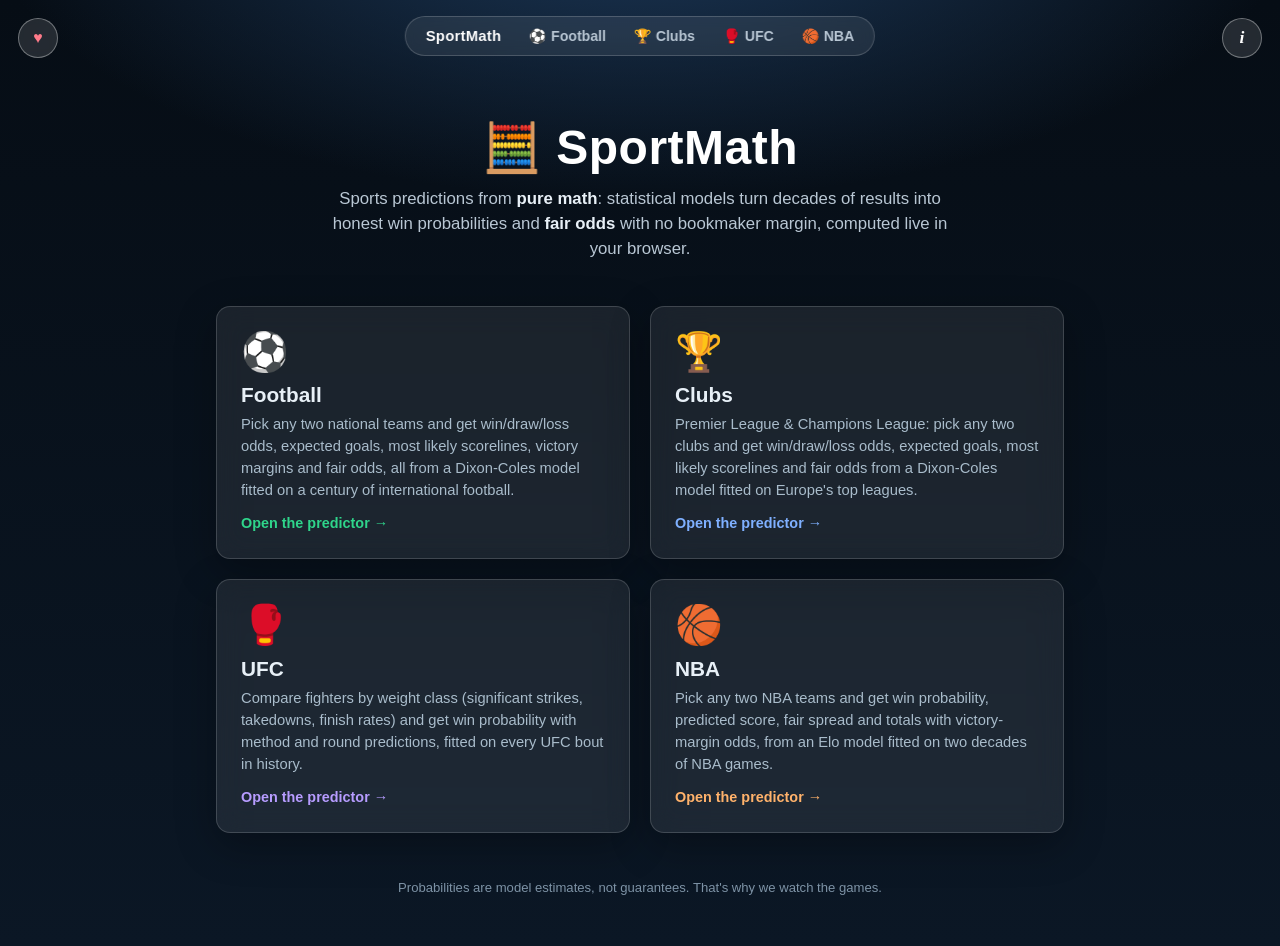
<file: docs/index.html>
<!DOCTYPE html>
<html lang="en">
<head>
  <meta charset="UTF-8">
  <meta name="viewport" content="width=device-width, initial-scale=1.0">
  <title>SportMath: sports predictions from pure math</title>
  <meta name="description" content="SportMath turns decades of sports data into honest win probabilities and fair odds with no bookmaker margin, everything computed live in your browser.">

  <!-- social link previews (Open Graph + Twitter) -->
  <meta property="og:type" content="website">
  <meta property="og:title" content="SportMath: sports predictions from pure math">
  <meta property="og:description" content="Honest win probabilities and fair odds computed from statistical models, live in your browser. Football, club football, UFC and NBA.">
  <meta property="og:url" content="https://xackerlud31337.github.io/worldcup-predictor/">
  <meta property="og:image" content="https://xackerlud31337.github.io/worldcup-predictor/og-home.png">
  <meta property="og:image:width" content="1200">
  <meta property="og:image:height" content="630">
  <meta name="twitter:card" content="summary_large_image">
  <meta name="twitter:title" content="SportMath: sports predictions from pure math">
  <meta name="twitter:description" content="Honest win probabilities and fair odds computed from statistical models, live in your browser.">
  <meta name="twitter:image" content="https://xackerlud31337.github.io/worldcup-predictor/og-home.png">

  <link rel="icon" href="data:image/svg+xml,<svg xmlns='http://www.w3.org/2000/svg' viewBox='0 0 100 100'><text y='.9em' font-size='90'>&#129518;</text></svg>">
  <style>
    :root {
      --bg: #060d15;
      --bg2: #0b1725;
      --ink: #16232f;
      --muted: #6b7a88;
      --line: #e4e9ee;
      --accent: #3b82f6;      /* homepage is blue; football green, UFC purple */
      --accent-dark: #2563eb;
      --radius: 14px;
    }
    * { box-sizing: border-box; }
    body {
      margin: 0;
      font-family: -apple-system, BlinkMacSystemFont, "Segoe UI", Roboto,
                   "Helvetica Neue", Arial, sans-serif;
      color: #fff;
      background:
        radial-gradient(1100px 500px at 50% -100px, #1d3a5c 0%, transparent 60%),
        linear-gradient(180deg, var(--bg) 0%, var(--bg2) 100%);
      min-height: 100vh;
    }

    /* corner buttons (glyphs from CSS so crawlers don't scrape them) */
    .info-fab {
      position: absolute;
      top: 18px;
      right: 18px;
      z-index: 60;
      width: 40px;
      height: 40px;
      border-radius: 50%;
      border: 1px solid rgba(255, 255, 255, .35);
      background: rgba(255, 255, 255, .12);
      color: #fff;
      font: italic 700 1.1rem/1 Georgia, "Times New Roman", serif;
      cursor: pointer;
      backdrop-filter: blur(4px);
      -webkit-backdrop-filter: blur(4px);
      transition: background .15s, transform .15s;
    }
    .info-fab:hover { background: rgba(255, 255, 255, .28); transform: scale(1.07); }
    .info-fab::before { content: "i"; }
    .donate-fab {
      left: 18px;
      right: auto;
      font: 700 1rem/1 -apple-system, BlinkMacSystemFont, "Segoe UI", sans-serif;
      color: #ff7b8a;
    }
    .donate-fab::before { content: "\2665"; }

    /* top nav */
    .topnav {
      position: absolute;
      top: 16px;
      left: 50%;
      transform: translateX(-50%);
      z-index: 55;
      display: flex;
      align-items: center;
      gap: 4px;
      padding: 5px 8px;
      border-radius: 999px;
      border: 1px solid rgba(255, 255, 255, .18);
      background: rgba(255, 255, 255, .08);
      backdrop-filter: blur(6px);
      -webkit-backdrop-filter: blur(6px);
      white-space: nowrap;
    }
    .nav-brand {
      padding: 6px 12px;
      font-weight: 800;
      font-size: .92rem;
      letter-spacing: .02em;
      color: #fff;
      text-decoration: none;
      border-radius: 999px;
    }
    .nav-brand:hover { background: rgba(255, 255, 255, .12); }
    .nav-item {
      padding: 6px 12px;
      font-size: .88rem;
      font-weight: 600;
      color: #b9c7d4;
      text-decoration: none;
      border-radius: 999px;
    }
    a.nav-item:hover { color: #fff; background: rgba(255, 255, 255, .12); }
    .nav-item.active { color: #fff; background: rgba(59, 130, 246, .35); }
    .nav-item.soon { cursor: default; opacity: .65; }
    .nav-item.soon i {
      font-style: normal;
      font-size: .62rem;
      font-weight: 800;
      text-transform: uppercase;
      letter-spacing: .05em;
      background: rgba(255, 255, 255, .18);
      border-radius: 999px;
      padding: 2px 6px;
      margin-left: 3px;
      vertical-align: 1px;
    }

    /* layout */
    .wrap {
      max-width: 880px;
      margin: 0 auto;
      padding: 120px 16px 48px;
      text-align: center;
    }
    h1 { margin: 0 0 10px; font-size: 3rem; letter-spacing: .5px; }
    .tagline {
      margin: 0 auto 44px;
      max-width: 620px;
      color: #b9c7d4;
      font-size: 1.05rem;
      line-height: 1.5;
    }
    .tagline b { color: #e8f0f7; }

    .sports {
      display: grid;
      grid-template-columns: repeat(2, 1fr);
      gap: 20px;
      text-align: left;
    }
    .sport-card {
      display: block;
      background: rgba(255, 255, 255, .08);
      border: 1px solid rgba(255, 255, 255, .16);
      backdrop-filter: blur(14px);
      -webkit-backdrop-filter: blur(14px);
      color: #e8f0f7;
      border-radius: var(--radius);
      padding: 26px 24px;
      text-decoration: none;
      box-shadow: 0 12px 40px rgba(0, 0, 0, .3);
      transition: transform .15s, box-shadow .15s, background .15s;
    }
    a.sport-card:hover {
      transform: translateY(-4px);
      background: rgba(255, 255, 255, .13);
      box-shadow: 0 18px 50px rgba(0, 0, 0, .45);
    }
    .sport-icon { font-size: 2.4rem; line-height: 1; }
    .sport-card h2 { margin: 12px 0 6px; font-size: 1.3rem; }
    .sport-card p { margin: 0; color: #a9bccb; font-size: .92rem; line-height: 1.5; }
    .sport-cta {
      display: inline-block;
      margin-top: 14px;
      font-weight: 700;
      font-size: .9rem;
      color: #2fd58b;
    }
    .sport-card.disabled { opacity: .7; cursor: default; }
    .soon-chip {
      display: inline-block;
      margin-top: 14px;
      font-size: .72rem;
      font-weight: 800;
      text-transform: uppercase;
      letter-spacing: .06em;
      background: rgba(167, 139, 250, .18); /* purple — UFC's future accent */
      color: #c4b5fd;
      border-radius: 999px;
      padding: 5px 10px;
    }

    .foot {
      margin-top: 44px;
      color: #7e93a6;
      font-size: .82rem;
      line-height: 1.6;
    }

    /* popups (shared look with the sport pages) */
    .info-overlay {
      position: fixed;
      inset: 0;
      z-index: 70;
      background: rgba(8, 18, 28, .55);
      backdrop-filter: blur(3px);
      -webkit-backdrop-filter: blur(3px);
      display: flex;
      align-items: center;
      justify-content: center;
      padding: 20px;
      animation: fadein .2s ease;
    }
    @keyframes fadein { from { opacity: 0; } }
    .info-overlay[hidden] { display: none; }
    .info-modal {
      position: relative;
      max-width: 560px;
      max-height: 82vh;
      overflow-y: auto;
      background: rgba(16, 30, 46, .88);
      backdrop-filter: blur(16px);
      -webkit-backdrop-filter: blur(16px);
      border: 1px solid rgba(255, 255, 255, .22);
      border-radius: var(--radius);
      padding: 28px 30px;
      box-shadow: 0 24px 60px rgba(0, 0, 0, .45);
      color: #e8f0f7;
      text-align: left;
    }
    .info-modal h2 { margin: 0 0 12px; font-size: 1.3rem; padding-right: 28px; }
    .info-body { margin: 0; line-height: 1.62; font-size: .95rem; }
    .info-close {
      position: absolute;
      top: 12px;
      right: 14px;
      border: none;
      background: none;
      font-size: 1.6rem;
      line-height: 1;
      color: #9fb2c2;
      cursor: pointer;
      padding: 2px 6px;
    }
    .info-close:hover { color: #fff; }
    .donate-option { margin-top: 18px; }
    .donate-label {
      display: block;
      margin-bottom: 7px;
      font-size: .78rem;
      font-weight: 700;
      text-transform: uppercase;
      letter-spacing: .06em;
      color: #9fb2c2;
    }
    .donate-row { display: flex; align-items: stretch; gap: 8px; flex-wrap: wrap; }
    .donate-row code {
      flex: 1 1 auto;
      min-width: 0;
      display: flex;
      align-items: center;
      background: rgba(255, 255, 255, .08);
      border: 1px solid rgba(255, 255, 255, .16);
      border-radius: 8px;
      padding: 9px 11px;
      font-size: .82rem;
      word-break: break-all;
    }
    .copy-btn {
      flex: none;
      display: inline-flex;
      align-items: center;
      border: 1px solid rgba(255, 255, 255, .16);
      background: rgba(255, 255, 255, .08);
      border-radius: 8px;
      padding: 8px 14px;
      font-size: .85rem;
      font-weight: 700;
      color: #e8f0f7;
      cursor: pointer;
      text-decoration: none;
      transition: border-color .15s, color .15s, background .15s;
    }
    .copy-btn:hover { border-color: var(--accent); color: #7fb0ff; }
    .copy-btn.copied { border-color: var(--accent); background: var(--accent); color: #fff; }

    @media (max-width: 640px) {
      .info-fab { width: 36px; height: 36px; top: 12px; right: 12px; }
      .donate-fab { left: 12px; right: auto; }
      .topnav { top: 12px; padding: 4px 6px; }
      .nav-txt { display: none; }
      .nav-brand { font-size: .85rem; padding: 6px 9px; }
      .nav-item { padding: 6px 9px; }
      .wrap { padding-top: 96px; }
      h1 { font-size: 2.1rem; }
      .sports { grid-template-columns: 1fr; }
      .info-overlay { padding: 12px; }
      .info-modal { padding: 20px 18px; max-height: 88vh; }
    }
    @media (hover: none) {
      body { background-attachment: scroll; }
    }
  </style>
</head>
<body>
  <button type="button" id="info-btn" class="info-fab" title="What is SportMath?" aria-label="What is SportMath?"></button>
  <button type="button" id="donate-btn" class="info-fab donate-fab" title="Support the project" aria-label="Support the project"></button>

  <nav class="topnav" aria-label="Sports">
    <a href="./" class="nav-brand">SportMath</a>
    <a href="football/" class="nav-item">&#9917;<span class="nav-txt"> Football</span></a>
    <a href="clubs/" class="nav-item">&#127942;<span class="nav-txt"> Clubs</span></a>
    <a href="ufc/" class="nav-item">&#129354;<span class="nav-txt"> UFC</span></a>
    <a href="nba/" class="nav-item">&#127936;<span class="nav-txt"> NBA</span></a>
  </nav>

  <main class="wrap">
    <h1>&#129518; SportMath</h1>
    <p class="tagline">Sports predictions from <b>pure math</b>: statistical models turn
      decades of results into honest win probabilities and <b>fair odds</b> with no bookmaker
      margin, computed live in your browser.</p>

    <div class="sports">
      <a class="sport-card" href="football/">
        <span class="sport-icon">&#9917;</span>
        <h2>Football</h2>
        <p>Pick any two national teams and get win/draw/loss odds, expected goals, most likely
          scorelines, victory margins and fair odds, all from a Dixon-Coles model fitted on a
          century of international football.</p>
        <span class="sport-cta">Open the predictor &rarr;</span>
      </a>

      <a class="sport-card" href="clubs/">
        <span class="sport-icon">&#127942;</span>
        <h2>Clubs</h2>
        <p>Premier League &amp; Champions League: pick any two clubs and get win/draw/loss
          odds, expected goals, most likely scorelines and fair odds from a Dixon-Coles
          model fitted on Europe's top leagues.</p>
        <span class="sport-cta" style="color:#7fb0ff;">Open the predictor &rarr;</span>
      </a>

      <a class="sport-card" href="ufc/">
        <span class="sport-icon">&#129354;</span>
        <h2>UFC</h2>
        <p>Compare fighters by weight class (significant strikes, takedowns, finish rates)
          and get win probability with method and round predictions, fitted on every
          UFC bout in history.</p>
        <span class="sport-cta" style="color:#b79cff;">Open the predictor &rarr;</span>
      </a>

      <a class="sport-card" href="nba/">
        <span class="sport-icon">&#127936;</span>
        <h2>NBA</h2>
        <p>Pick any two NBA teams and get win probability, predicted score, fair
          spread and totals with victory-margin odds, from an Elo model fitted
          on two decades of NBA games.</p>
        <span class="sport-cta" style="color:#ffb26b;">Open the predictor &rarr;</span>
      </a>
    </div>

    <footer class="foot">
      Probabilities are model estimates, not guarantees. That's why we watch the games.
    </footer>
  </main>

  <div id="info-overlay" class="info-overlay" hidden>
    <div class="info-modal" role="dialog" aria-modal="true" aria-labelledby="info-title">
      <button type="button" id="info-close" class="info-close" aria-label="Close">&times;</button>
      <h2 id="info-title">What is SportMath?</h2>
      <p class="info-body">
        SportMath is a collection of sports predictors built on one idea: <b>probabilities,
        not opinions</b>. Each sport section fits a statistical model on decades of real
        results (for football, a Dixon-Coles goal model over 30,000+ international
        matches) and turns any matchup you pick into win probabilities, expected
        scorelines and <b>fair odds</b>: the break-even betting price implied by the math,
        before any bookmaker adds their margin. Compare those fair odds with a bookmaker's
        and you can see instantly which side of the price you're on. Everything is computed
        live in your browser: no server, no login, no tracking of who you are. Each
        sport's page has its own &#9432; button explaining exactly how its model works.
        Estimates, not guarantees. That's why we watch the games.
      </p>
    </div>
  </div>

  <div id="donate-overlay" class="info-overlay" hidden>
    <div class="info-modal" role="dialog" aria-modal="true" aria-labelledby="donate-title">
      <button type="button" id="donate-close" class="info-close" aria-label="Close">&times;</button>
      <h2 id="donate-title">&#9829; Support the project</h2>
      <p class="info-body">
        SportMath is free, open and runs entirely in your browser. If it made the games
        a little more fun, you can chip in to keep it running and growing. Any
        amount is hugely appreciated!
      </p>
      <div class="donate-option">
        <span class="donate-label">&#8383; Bitcoin</span>
        <div class="donate-row">
          <code>bc1qwvxqvyzkzn9nn28hrmrd55s8ys7un9p4jnryll</code>
          <button type="button" class="copy-btn" data-copy="bc1qwvxqvyzkzn9nn28hrmrd55s8ys7un9p4jnryll">Copy</button>
        </div>
      </div>
      <div class="donate-option">
        <span class="donate-label">Revolut</span>
        <div class="donate-row">
          <code>@ivanmandev77</code>
          <button type="button" class="copy-btn" data-copy="@ivanmandev77">Copy</button>
          <a class="copy-btn" href="https://revolut.me/ivanmandev77" target="_blank" rel="noopener">Open&nbsp;&#8599;</a>
        </div>
      </div>
      <div class="donate-option">
        <span class="donate-label">Made by</span>
        <div class="donate-row">
          <code>xackerlud.com</code>
          <a class="copy-btn" href="https://www.xackerlud.com/" target="_blank" rel="noopener">Open&nbsp;&#8599;</a>
        </div>
      </div>
    </div>
  </div>

  <script>
    const infoOverlay = document.getElementById("info-overlay");
    const donateOverlay = document.getElementById("donate-overlay");
    document.getElementById("info-btn").onclick = () => { infoOverlay.hidden = false; };
    document.getElementById("info-close").onclick = () => { infoOverlay.hidden = true; };
    document.getElementById("donate-btn").onclick = () => { donateOverlay.hidden = false; };
    document.getElementById("donate-close").onclick = () => { donateOverlay.hidden = true; };
    [infoOverlay, donateOverlay].forEach((ov) => {
      ov.addEventListener("click", (e) => { if (e.target === ov) ov.hidden = true; });
    });
    document.addEventListener("keydown", (e) => {
      if (e.key === "Escape") { infoOverlay.hidden = true; donateOverlay.hidden = true; }
    });
    document.querySelectorAll(".copy-btn[data-copy]").forEach((btn) => {
      btn.onclick = async () => {
        try { await navigator.clipboard.writeText(btn.dataset.copy); }
        catch (e) {
          const ta = document.createElement("textarea");
          ta.value = btn.dataset.copy;
          document.body.appendChild(ta); ta.select();
          document.execCommand("copy"); ta.remove();
        }
        const old = btn.textContent;
        btn.textContent = "Copied!";
        btn.classList.add("copied");
        setTimeout(() => { btn.textContent = old; btn.classList.remove("copied"); }, 1500);
      };
    });
  </script>
  <!-- GoatCounter analytics -->
  <script data-goatcounter="https://xackerlud-worldcup.goatcounter.com/count"
          async src="//gc.zgo.at/count.js"></script>
</body>
</html>
</file>
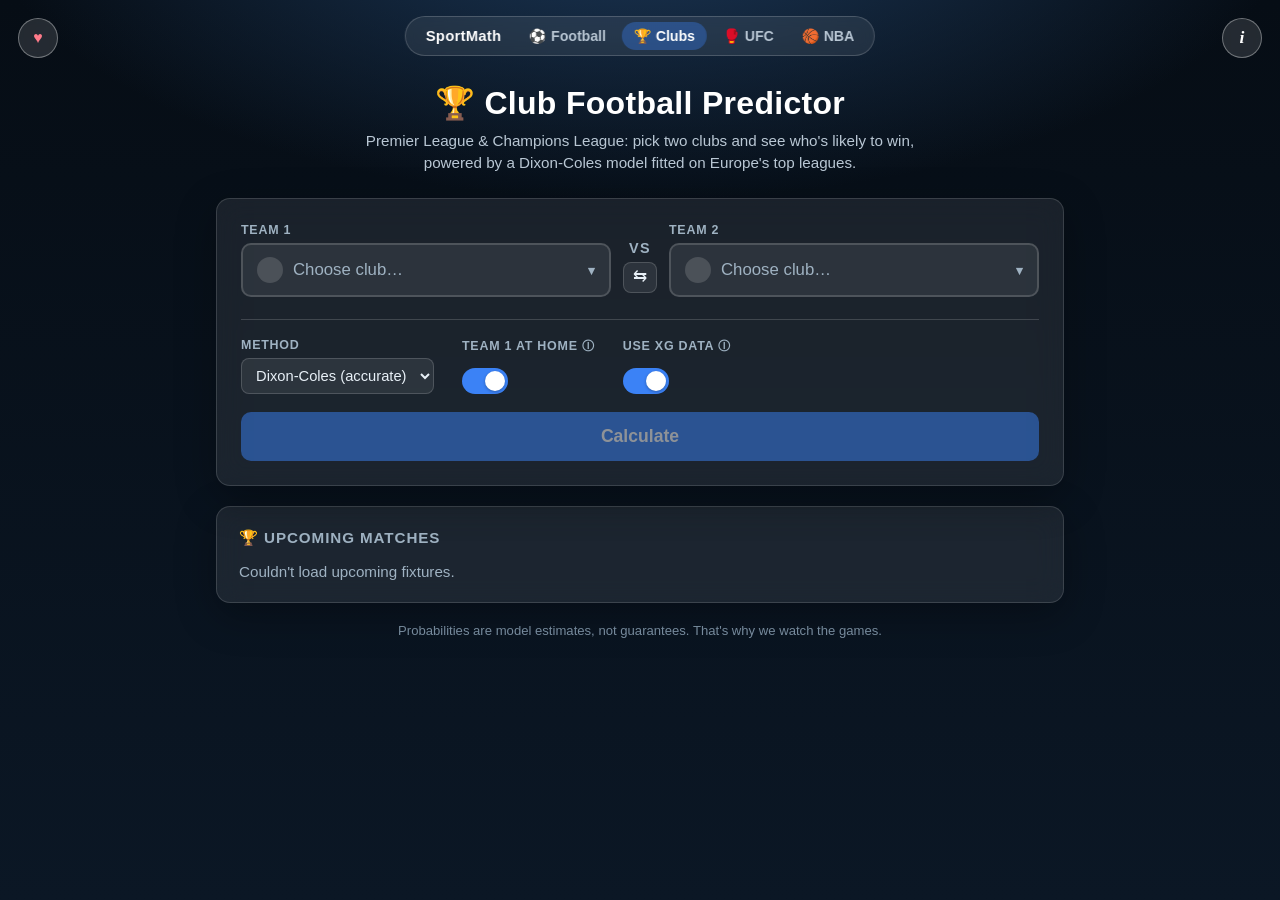
<file: docs/clubs/index.html>
<!DOCTYPE html>
<html lang="en">
<head>
  <meta charset="UTF-8">
  <meta name="viewport" content="width=device-width, initial-scale=1.0">
  <title>SportMath &#127942; Club Football Predictor</title>
  <meta name="description" content="Premier League and Champions League predictions: pick two clubs and get win odds, expected goals and the most likely scorelines from a Dixon-Coles model, running entirely in your browser.">

  <!-- social link previews (Open Graph + Twitter) -->
  <meta property="og:type" content="website">
  <meta property="og:title" content="SportMath 🏆 Club Football Predictor">
  <meta property="og:description" content="Premier League &amp; Champions League: win odds, expected goals and most likely scorelines for any club matchup, computed live in your browser.">
  <meta property="og:url" content="https://xackerlud31337.github.io/worldcup-predictor/clubs/">
  <meta property="og:image" content="https://xackerlud31337.github.io/worldcup-predictor/clubs/og-image.png">
  <meta property="og:image:width" content="1200">
  <meta property="og:image:height" content="630">
  <meta name="twitter:card" content="summary_large_image">
  <meta name="twitter:title" content="SportMath 🏆 Club Football Predictor">
  <meta name="twitter:description" content="Premier League &amp; Champions League: win odds, expected goals and most likely scorelines for any club matchup, computed live in your browser.">
  <meta name="twitter:image" content="https://xackerlud31337.github.io/worldcup-predictor/clubs/og-image.png">

  <link rel="stylesheet" href="style.css?v=4">
  <link rel="icon" href="data:image/svg+xml,<svg xmlns='http://www.w3.org/2000/svg' viewBox='0 0 100 100'><text y='.9em' font-size='90'>&#127942;</text></svg>">
</head>
<body>
  <!-- glyphs come from CSS so link-preview crawlers don't scrape "i ♥" as page text -->
  <button type="button" id="info-btn" class="info-fab" title="About the model &amp; what the tags mean" aria-label="About the model"></button>
  <button type="button" id="donate-btn" class="info-fab donate-fab" title="Support the project" aria-label="Support the project"></button>

  <nav class="topnav" aria-label="Sports">
    <a href="../" class="nav-brand">SportMath</a>
    <a href="../football/" class="nav-item">&#9917;<span class="nav-txt"> Football</span></a>
    <a href="./" class="nav-item active">&#127942;<span class="nav-txt"> Clubs</span></a>
    <a href="../ufc/" class="nav-item">&#129354;<span class="nav-txt"> UFC</span></a>
    <a href="../nba/" class="nav-item">&#127936;<span class="nav-txt"> NBA</span></a>
  </nav>

  <main class="wrap">
    <header class="hero">
      <h1>&#127942; Club Football Predictor</h1>
      <p class="tagline">Premier League &amp; Champions League: pick two clubs and see who's
        likely to win, powered by a Dixon-Coles model fitted on Europe's top leagues.</p>
    </header>

    <section class="card matchup-card">
      <div class="matchup">
        <div class="picker-block">
          <label class="picker-label" for="home-search">Team 1</label>
          <div class="picker" id="home-picker">
            <button type="button" class="picker-toggle" aria-haspopup="listbox">
              <span class="flag placeholder"></span>
              <span class="picker-name muted">Choose club&hellip;</span>
              <span class="chev">&#9662;</span>
            </button>
            <div class="picker-menu" hidden>
              <input type="text" class="picker-search" id="home-search"
                     placeholder="Search clubs&hellip;" autocomplete="off">
              <ul class="picker-list" role="listbox"></ul>
            </div>
          </div>
        </div>

        <div class="vs-block">
          <span class="vs">VS</span>
          <button type="button" id="swap-btn" class="swap" title="Swap teams">&#8646;</button>
        </div>

        <div class="picker-block">
          <label class="picker-label" for="away-search">Team 2</label>
          <div class="picker" id="away-picker">
            <button type="button" class="picker-toggle" aria-haspopup="listbox">
              <span class="flag placeholder"></span>
              <span class="picker-name muted">Choose club&hellip;</span>
              <span class="chev">&#9662;</span>
            </button>
            <div class="picker-menu" hidden>
              <input type="text" class="picker-search" id="away-search"
                     placeholder="Search clubs&hellip;" autocomplete="off">
              <ul class="picker-list" role="listbox"></ul>
            </div>
          </div>
        </div>
      </div>

      <div class="controls">
        <div class="control">
          <label for="method">Method</label>
          <select id="method">
            <option value="dc" selected>Dixon-Coles (accurate)</option>
            <option value="skellam">Skellam (fast)</option>
          </select>
        </div>

        <div class="control toggle-control">
          <label for="home-adv" title="Club matches are almost never on neutral ground, so this is on by default. Turn it off for a final on neutral turf.">
            Team 1 at home <span class="info">&#9432;</span>
          </label>
          <label class="switch">
            <input type="checkbox" id="home-adv" checked>
            <span class="slider"></span>
          </label>
        </div>

        <div class="control toggle-control">
          <label for="use-xg" title="Team strengths fitted on expected goals instead of actual goals — filters out finishing luck. On by default because it back-tests better.">
            Use xG data <span class="info">&#9432;</span>
          </label>
          <label class="switch">
            <input type="checkbox" id="use-xg" checked>
            <span class="slider"></span>
          </label>
        </div>
      </div>

      <button id="calc-btn" class="calc" disabled>Calculate</button>
      <p id="status" class="status" hidden></p>
    </section>

    <section id="squads" class="card squads" hidden>
      <h3>Squads &amp; availability</h3>
      <p class="squads-hint">Untick anyone who won't play (injury, suspension, rotation)
        and the odds update. Ratings come from each player's non-penalty xG + xA in the
        big-five leagues; with a full squad this changes nothing.</p>
      <div class="squad-cols">
        <div class="squad" id="squad-home">
          <h4 class="squad-name"></h4>
          <div class="squad-list"></div>
          <p class="squad-impact" hidden></p>
        </div>
        <div class="squad" id="squad-away">
          <h4 class="squad-name"></h4>
          <div class="squad-list"></div>
          <p class="squad-impact" hidden></p>
        </div>
      </div>
    </section>

    <section id="results" class="card results" hidden>
      <h2 id="result-title" class="result-title"></h2>
      <p id="venue-note" class="venue-note"></p>

      <div class="wdl">
        <div class="wdl-bar">
          <div class="seg seg-home" id="seg-home"><span></span></div>
          <div class="seg seg-draw" id="seg-draw"><span></span></div>
          <div class="seg seg-away" id="seg-away"><span></span></div>
        </div>
        <div class="wdl-legend">
          <div class="leg"><i class="dot dot-home"></i><b id="leg-home-name"></b> win
            <b id="leg-home-pct" class="pct"></b></div>
          <div class="leg"><i class="dot dot-draw"></i>Draw
            <b id="leg-draw-pct" class="pct"></b></div>
          <div class="leg"><i class="dot dot-away"></i><b id="leg-away-name"></b> win
            <b id="leg-away-pct" class="pct"></b></div>
        </div>
      </div>

      <div class="panels">
        <div class="panel">
          <h3>Expected goals</h3>
          <div class="xg-board">
            <div class="xg-side">
              <img id="xg-home-flag" class="flag big" alt="">
              <span class="xg-num" id="xg-home"></span>
            </div>
            <span class="xg-dash">&ndash;</span>
            <div class="xg-side">
              <span class="xg-num" id="xg-away"></span>
              <img id="xg-away-flag" class="flag big" alt="">
            </div>
          </div>
          <p class="xg-caption">average goals per match for each side</p>
        </div>

        <div class="panel">
          <h3>Most likely scorelines</h3>
          <div id="score-chart" class="score-chart"></div>
        </div>

        <div class="panel panel-wide">
          <h3>Victory margin</h3>
          <div id="margin-chart" class="margin-chart"></div>
          <p class="xg-caption">exact scorelines split a favourite's dominance into many small slices; this view groups them back together</p>
        </div>

        <div class="panel panel-wide" id="market-cmp" hidden>
          <h3>Model vs bookmaker</h3>
          <div id="market-cmp-list" class="market-list"></div>
          <p class="xg-caption">bookmaker prices come from ESPN (DraftKings) for this
            fixture. "Edge" is the model's expected profit per unit staked at the
            bookmaker's price: positive means the model thinks the price is too long.
            The market knows lineups and news the model doesn't — treat edges as
            conversation starters, not bets. Not betting advice.</p>
        </div>

        <div class="panel panel-wide">
          <h3>Betting view: fair odds</h3>
          <div id="market-list" class="market-list"></div>
          <p class="xg-caption">fair odds = the break-even price for each market. A real bet only has value
            if a bookmaker offers <b>higher</b> odds than shown here. Probabilities refer to the 90-minute
            result, are estimates with no lineup/injury knowledge, and are not betting advice. If you
            bet, bet responsibly.</p>
        </div>
      </div>

      <p id="trust-note" class="trust-note" hidden></p>
    </section>

    <aside class="card fixtures" id="fixtures">
      <h3>&#127942; Upcoming matches</h3>
      <div id="fixtures-list" class="fixtures-list">
        <p class="fixtures-status">Loading&hellip;</p>
      </div>
    </aside>

    <footer class="foot">
      Probabilities are model estimates, not guarantees. That's why we watch the games.
      <span id="visit-count" class="visits" hidden></span>
    </footer>
  </main>

  <div id="info-overlay" class="info-overlay" hidden>
    <div class="info-modal" role="dialog" aria-modal="true" aria-labelledby="info-title">
      <button type="button" id="info-close" class="info-close" aria-label="Close">&times;</button>
      <h2 id="info-title">How this predictor works</h2>
      <p class="info-body">
        Under the hood this page runs the same <b>Dixon-Coles model</b> as the
        international predictor, but fitted on club football: nine seasons of the
        Premier League, La Liga, Bundesliga, Serie A and Ligue 1 (plus six feeder
        leagues), together with every Champions League match in that window. The
        Champions League games matter twice: they sharpen each club's rating <i>and</i>
        they are the only matches where clubs from different leagues meet, so they are
        what puts Arsenal and Bayern on one comparable scale. Because club squads
        change every transfer window, results lose half their influence per
        <b>year</b> (the international model uses four): the ratings live in the
        present. From each club's attack and defence rating the model computes
        expected goals, builds a probability grid over every scoreline (with the
        Dixon-Coles low-score correction) and reads off the win/draw/loss odds,
        margins and fair odds. Clubs with little recent top-level data are blended
        toward an Elo prior. In back-testing on the most recent season it beat that
        Elo baseline on every metric, most clearly in the Champions League.
        Everything runs locally in your browser, no server involved.
      </p>
      <h3>What the tags mean</h3>
      <dl class="glossary">
        <dt>Expected goals (xG home / xG away)</dt>
        <dd>The model's average goals per match for each side: if this matchup were
          played many times, this is what each club would score on average. A 1.8&ndash;0.9
          reading is not a score prediction; it says team&nbsp;1 creates about twice
          team&nbsp;2's scoring output.</dd>
        <dt>Team 1 at home</dt>
        <dd>Applies the fitted home-advantage boost (roughly 24% more goals). Club
          matches are almost never on neutral ground, so it's <b>on</b> by default;
          turn it off for a cup final on neutral turf.</dd>
        <dt>Dixon-Coles vs Skellam</dt>
        <dd><b>Dixon-Coles</b> evaluates the full scoreline matrix with the low-score
          correction, the accurate choice. <b>Skellam</b> approximates using only the
          distribution of the goal difference; slightly faster, slightly cruder.</dd>
        <dt>Most likely scorelines</dt>
        <dd>Exact probabilities computed from the model's full scoreline matrix,
          not random samples, so the same matchup with the same settings always
          shows the same numbers. In football the top scorelines are often nearly
          tied at around 10% each; no single final score is ever truly "likely".</dd>
        <dt>Betting view: fair odds</dt>
        <dd>Each market's model probability converted to decimal odds (1 &divide;
          probability), the break-even price. Bookmakers add a margin, so their
          odds on "safe" favourites are usually <i>below</i> fair value; a bet is only
          mathematically good when their offered odds are higher than the fair odds
          here. Markets settle on the 90-minute result: in knockout games a win
          bet loses if the team only wins in extra time. The model knows nothing about
          lineups or injuries. Not betting advice.</dd>
        <dt>Victory margin</dt>
        <dd>The same probabilities regrouped by the final gap in goals instead of the
          exact score: "how big will the difference be?" rather than "exactly
          which scoreline?". A club's "win by 2+" bundles 2-0, 3-0, 3-1, 4-1&hellip; into
          one group that can be the most likely outcome even though each exact score
          looks small alone.</dd>
        <dt>Squads &amp; availability</dt>
        <dd>Each player carries a rating built from his <b>non-penalty expected goals +
          expected assists per 90 minutes</b> over the last two seasons (recent season
          counting double), shrunk toward his position's average so short stints don't
          produce absurd numbers. A club's baseline adds up its players' ratings weighted
          by how much they actually play, and by construction that matches the club's
          team rating — so with everyone available, the player layer changes
          <b>nothing</b>. Unticking a player replaces him with a bench-level stand-in
          and rescales the club's attack; missing defenders and goalkeepers instead
          concede a little extra to the opponent (a flat approximation — defensive value
          can't be measured from xG). Player data covers the big-five leagues, so clubs
          from other countries show no squad list. Ratings reflect last season's squads
          until the new season's data starts accumulating.</dd>
        <dt>Use xG data</dt>
        <dd>Switches to team strengths fitted on <b>expected goals</b> (Understat's
          shot-quality model) blended with actual goals, instead of goals alone.
          Goals are a tiny sample — a whole season is ~55 scoring events — so a
          team's goal tally carries a lot of finishing luck; xG measures the
          chances created and conceded. In back-testing the xG fit beat the
          goals-only fit on every segment, so it is <b>on by default</b>. Understat
          covers the big-five leagues (98% of fitted league matches); Champions
          League and feeder-league games always use real goals.</dd>
        <dt>Model vs bookmaker</dt>
        <dd>When you load an upcoming fixture from the list, the model's fair odds
          sit next to the bookmaker's actual prices. A bookmaker price <i>above</i>
          the fair odds means the model considers it generous ("edge" &gt; 0). Keep
          the humility in mind: closing bookmaker odds are the most accurate
          public forecast in football — in our own back-test they beat this model
          — so a large edge more often means the model is missing something
          (an injury, a rotated lineup) than that the bookmaker is wrong.</dd>
        <dt>Cross-league matchups</dt>
        <dd>Comparing clubs from different leagues (say Liverpool vs Bayern) leans on
          the Champions League games linking those leagues. That works well for regular
          European participants; for clubs that rarely play in Europe the comparison
          is rougher &mdash; the model will tell you when its data is thin.</dd>
      </dl>
    </div>
  </div>

  <div id="donate-overlay" class="info-overlay" hidden>
    <div class="info-modal donate-modal" role="dialog" aria-modal="true" aria-labelledby="donate-title">
      <button type="button" id="donate-close" class="info-close" aria-label="Close">&times;</button>
      <h2 id="donate-title">&#9829; Support the project</h2>
      <p class="info-body">
        This predictor is free, open and runs entirely in your browser. If it made
        the season a little more fun, you can chip in to keep it running and
        improving. Any amount is hugely appreciated!
      </p>
      <div class="donate-option">
        <span class="donate-label">&#8383; Bitcoin</span>
        <div class="donate-row">
          <code>bc1qwvxqvyzkzn9nn28hrmrd55s8ys7un9p4jnryll</code>
          <button type="button" class="copy-btn" data-copy="bc1qwvxqvyzkzn9nn28hrmrd55s8ys7un9p4jnryll">Copy</button>
        </div>
      </div>
      <div class="donate-option">
        <span class="donate-label">Revolut</span>
        <div class="donate-row">
          <code>@ivanmandev77</code>
          <button type="button" class="copy-btn" data-copy="@ivanmandev77">Copy</button>
          <a class="copy-btn" href="https://revolut.me/ivanmandev77" target="_blank" rel="noopener">Open&nbsp;&#8599;</a>
        </div>
      </div>
      <div class="donate-option">
        <span class="donate-label">Made by</span>
        <div class="donate-row">
          <code>xackerlud.com</code>
          <a class="copy-btn" href="https://www.xackerlud.com/" target="_blank" rel="noopener">Open&nbsp;&#8599;</a>
        </div>
      </div>
    </div>
  </div>

  <script src="club_model_data.js?v=2"></script>
  <script src="players_data.js?v=1"></script>
  <script src="predictor.js?v=1"></script>
  <script src="app.js?v=2"></script>
  <!-- GoatCounter analytics (private dashboard at xackerlud-worldcup.goatcounter.com) -->
  <script data-goatcounter="https://xackerlud-worldcup.goatcounter.com/count"
          async src="//gc.zgo.at/count.js"></script>
</body>
</html>
</file>
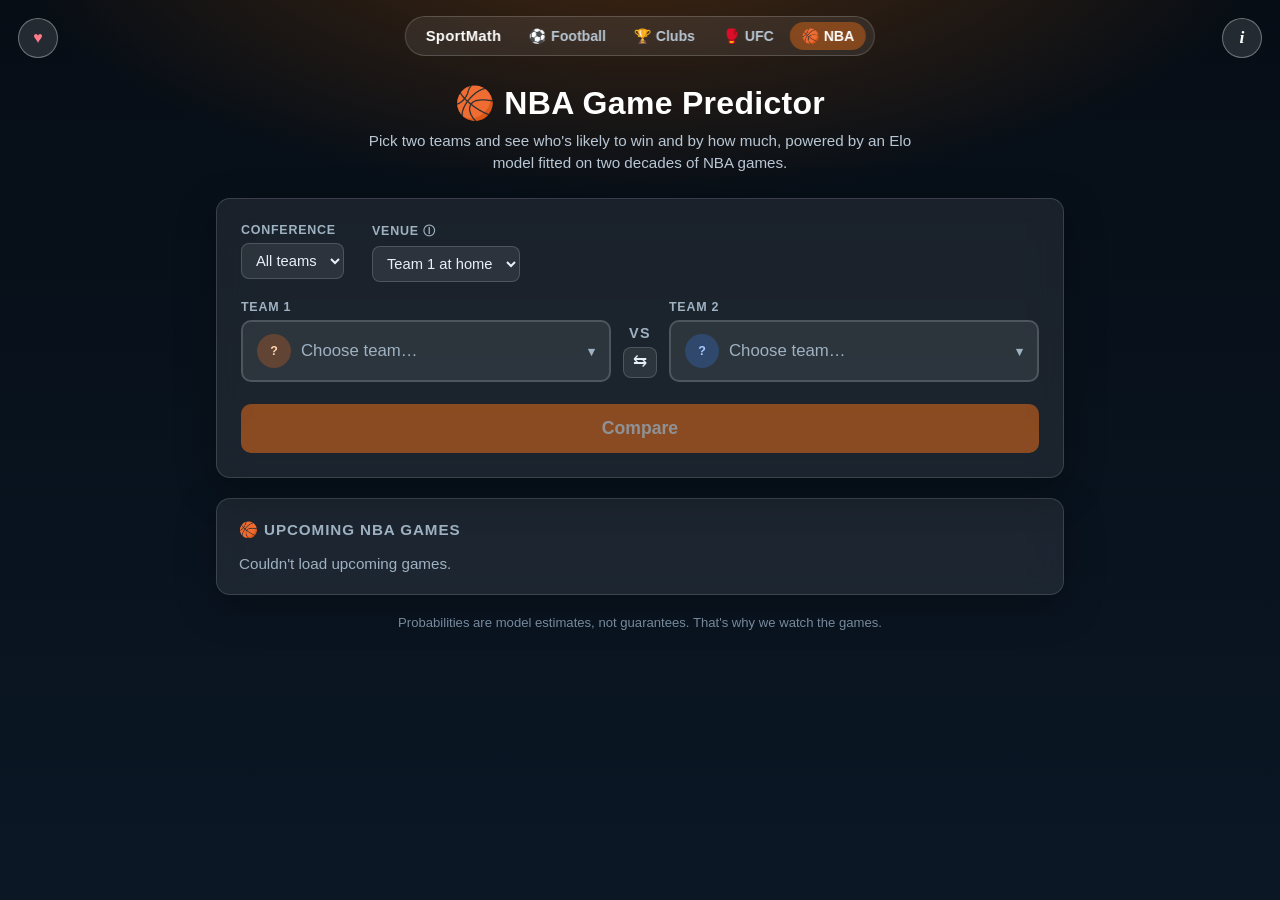
<file: docs/nba/index.html>
<!DOCTYPE html>
<html lang="en">
<head>
  <meta charset="UTF-8">
  <meta name="viewport" content="width=device-width, initial-scale=1.0">
  <title>SportMath &#127936; NBA Game Predictor</title>
  <meta name="description" content="Pick two NBA teams and get win probability, predicted score, fair spread, totals and victory-margin odds from an Elo model fitted on two decades of NBA games, running in your browser.">

  <!-- social link previews (Open Graph + Twitter) -->
  <meta property="og:type" content="website">
  <meta property="og:title" content="SportMath 🏀 NBA Game Predictor">
  <meta property="og:description" content="Pick two teams and get win probability, predicted score, fair spread and totals, fitted on two decades of NBA games.">
  <meta property="og:url" content="https://xackerlud31337.github.io/worldcup-predictor/nba/">
  <meta property="og:image" content="https://xackerlud31337.github.io/worldcup-predictor/nba/og-image.png">
  <meta property="og:image:width" content="1200">
  <meta property="og:image:height" content="630">
  <meta name="twitter:card" content="summary_large_image">
  <meta name="twitter:title" content="SportMath 🏀 NBA Game Predictor">
  <meta name="twitter:description" content="Win probability, predicted score, fair spread and totals for any NBA matchup, computed live in your browser.">
  <meta name="twitter:image" content="https://xackerlud31337.github.io/worldcup-predictor/nba/og-image.png">

  <link rel="stylesheet" href="style.css?v=1">
  <link rel="icon" href="data:image/svg+xml,<svg xmlns='http://www.w3.org/2000/svg' viewBox='0 0 100 100'><text y='.9em' font-size='90'>&#127936;</text></svg>">
</head>
<body>
  <!-- glyphs come from CSS so link-preview crawlers don't scrape "i ♥" as page text -->
  <button type="button" id="info-btn" class="info-fab" title="About the model &amp; what the numbers mean" aria-label="About the model"></button>
  <button type="button" id="donate-btn" class="info-fab donate-fab" title="Support the project" aria-label="Support the project"></button>

  <nav class="topnav" aria-label="Sports">
    <a href="../" class="nav-brand">SportMath</a>
    <a href="../football/" class="nav-item">&#9917;<span class="nav-txt"> Football</span></a>
    <a href="../clubs/" class="nav-item">&#127942;<span class="nav-txt"> Clubs</span></a>
    <a href="../ufc/" class="nav-item">&#129354;<span class="nav-txt"> UFC</span></a>
    <a href="./" class="nav-item active">&#127936;<span class="nav-txt"> NBA</span></a>
  </nav>

  <main class="wrap">
    <header class="hero">
      <h1>&#127936; NBA Game Predictor</h1>
      <p class="tagline">Pick two teams and see who's likely to win and by how much,
        powered by an Elo model fitted on two decades of NBA games.</p>
    </header>

    <section class="card matchup-card">
      <div class="controls" style="margin-top:0;padding-top:0;border-top:none;">
        <div class="control">
          <label for="conference">Conference</label>
          <select id="conference">
            <option value="">All teams</option>
            <option value="East">Eastern</option>
            <option value="West">Western</option>
          </select>
        </div>
        <div class="control">
          <label for="venue" title="Home court is worth roughly 2.5 points; pick who hosts, or a neutral floor.">
            Venue <span class="info">&#9432;</span>
          </label>
          <select id="venue">
            <option value="home" selected>Team 1 at home</option>
            <option value="away">Team 2 at home</option>
            <option value="neutral">Neutral court</option>
          </select>
        </div>
      </div>

      <div class="matchup">
        <div class="picker-block">
          <label class="picker-label" for="home-search">Team 1</label>
          <div class="picker" id="home-picker">
            <button type="button" class="picker-toggle" aria-haspopup="listbox">
              <span class="avatar">?</span>
              <span class="picker-name muted">Choose team&hellip;</span>
              <span class="chev">&#9662;</span>
            </button>
            <div class="picker-menu" hidden>
              <input type="text" class="picker-search" id="home-search"
                     placeholder="Search teams&hellip;" autocomplete="off">
              <ul class="picker-list" role="listbox"></ul>
            </div>
          </div>
        </div>

        <div class="vs-block">
          <span class="vs">VS</span>
          <button type="button" id="swap-btn" class="swap" title="Swap teams">&#8646;</button>
        </div>

        <div class="picker-block">
          <label class="picker-label" for="away-search">Team 2</label>
          <div class="picker" id="away-picker">
            <button type="button" class="picker-toggle" aria-haspopup="listbox">
              <span class="avatar red">?</span>
              <span class="picker-name muted">Choose team&hellip;</span>
              <span class="chev">&#9662;</span>
            </button>
            <div class="picker-menu" hidden>
              <input type="text" class="picker-search" id="away-search"
                     placeholder="Search teams&hellip;" autocomplete="off">
              <ul class="picker-list" role="listbox"></ul>
            </div>
          </div>
        </div>
      </div>

      <button id="calc-btn" class="calc" disabled>Compare</button>
      <p id="status" class="status" hidden></p>
    </section>

    <section id="results" class="card results" hidden>
      <h2 id="result-title" class="result-title"></h2>
      <p id="venue-note" class="venue-note"></p>

      <div class="wdl">
        <div class="wdl-bar">
          <div class="seg seg-home" id="seg-home"><span></span></div>
          <div class="seg seg-away" id="seg-away"><span></span></div>
        </div>
        <div class="wdl-legend">
          <div class="leg"><i class="dot dot-home"></i><b id="leg-home-name"></b> wins
            <b id="leg-home-pct" class="pct"></b></div>
          <div class="leg"><i class="dot dot-away"></i><b id="leg-away-name"></b> wins
            <b id="leg-away-pct" class="pct"></b></div>
        </div>
      </div>

      <div class="panels">
        <div class="panel">
          <h3>Team sheet</h3>
          <div id="tape" class="tape"></div>
        </div>

        <div class="panel">
          <h3>Predicted score &amp; margin</h3>
          <div id="pred-score" class="score-line"></div>
          <p id="score-note" class="score-note"></p>
          <div id="margin-list" class="method-grid" style="grid-template-columns:1fr;"></div>
        </div>

        <div class="panel panel-wide">
          <h3>Season stats</h3>
          <div id="stat-compare" class="stat-compare"></div>
          <p class="xg-caption">points scored and allowed per game over the season shown on the
            team sheet; "recent form" weighs the latest games heaviest, which is what the
            totals prediction uses</p>
        </div>

        <div class="panel panel-wide">
          <h3>Betting view: fair odds</h3>
          <div id="market-list" class="market-list"></div>
          <p class="xg-caption">fair odds = the break-even price for each market. A real bet only has
            value if a bookmaker offers <b>higher</b> odds than shown here. The model is fitted on
            past games only; it knows nothing about trades, injuries, rest days or who's tanking.
            Not betting advice.</p>
        </div>
      </div>

      <p id="trust-note" class="trust-note" hidden></p>
    </section>

    <aside class="card fixtures" id="fixtures">
      <h3>&#127936; Upcoming NBA games</h3>
      <div id="fixtures-list" class="fixtures-list">
        <p class="fixtures-status">Loading&hellip;</p>
      </div>
    </aside>

    <footer class="foot">
      Probabilities are model estimates, not guarantees. That's why we watch the games.
      <span id="visit-count" class="visits" hidden></span>
    </footer>
  </main>

  <div id="info-overlay" class="info-overlay" hidden>
    <div class="info-modal" role="dialog" aria-modal="true" aria-labelledby="info-title">
      <button type="button" id="info-close" class="info-close" aria-label="Close">&times;</button>
      <h2 id="info-title">How this predictor works</h2>
      <p class="info-body">
        Every NBA game since 2002 (regular season and playoffs, 30,000+ of them) feeds a
        per-team <b>Elo rating</b>: beat a strong team and your rating jumps, lose to a
        weak one and it drops, with blowout wins moving ratings more than squeakers.
        Ratings carry between seasons but get pulled a quarter of the way back to average
        each summer, because rosters change. The Elo gap (plus a fitted <b>home-court
        bonus</b>) converts into an expected <b>point margin</b> with a known spread, and
        that one bell curve produces everything you see: the win probability, the fair
        point spread and the victory-margin odds, so the numbers can never contradict each
        other. The <b>game total</b> comes from each team's recent scoring and defensive
        rates, with the freshest games weighted heaviest. Everything runs in your browser;
        honest caveat: the model only sees results, not injuries, trades or rest days.
        Treat these as informed estimates, not prophecy.
      </p>
      <h3>What the numbers mean</h3>
      <dl class="glossary">
        <dt>Elo rating</dt>
        <dd>A skill score updated after every game based on the opponent's strength, the
          result and the margin. League average is about 1500; champions usually sit
          1700+. On recent seasons the model had never seen, it picked the winner in
          roughly two thirds of games, about as good as results-only NBA models get.</dd>
        <dt>Predicted score</dt>
        <dd>The most likely final score: the total comes from both teams' recent scoring
          rates, the gap between the two numbers from the Elo difference. Real games
          scatter around it by a dozen points either way, which the odds account for.</dd>
        <dt>Fair spread</dt>
        <dd>The handicap that makes the game a coin flip by the model. If a bookmaker's
          line differs a lot from it, the model disagrees with the market. That's either
          an edge or something the model can't see, like an injury report.</dd>
        <dt>Victory margin</dt>
        <dd>The chance the game lands in each winning-margin band, read off the same bell
          curve as the win probability.</dd>
        <dt>Venue</dt>
        <dd>Home court in the NBA is worth roughly 2.5 points, fitted from two decades of
          games rather than assumed. Pick who hosts, or a neutral floor for
          hypotheticals.</dd>
        <dt>Betting view: fair odds</dt>
        <dd>Model probability converted to decimal odds (1 &divide; probability), the
          break-even price. A bookmaker's offer is only mathematically good if it's
          <i>higher</i> than the fair odds shown. Not betting advice.</dd>
      </dl>
    </div>
  </div>

  <div id="donate-overlay" class="info-overlay" hidden>
    <div class="info-modal donate-modal" role="dialog" aria-modal="true" aria-labelledby="donate-title">
      <button type="button" id="donate-close" class="info-close" aria-label="Close">&times;</button>
      <h2 id="donate-title">&#9829; Support the project</h2>
      <p class="info-body">
        SportMath is free, open and runs entirely in your browser. If it made the
        games a little more fun, you can chip in to keep it running and growing.
        Any amount is hugely appreciated!
      </p>
      <div class="donate-option">
        <span class="donate-label">&#8383; Bitcoin</span>
        <div class="donate-row">
          <code>bc1qwvxqvyzkzn9nn28hrmrd55s8ys7un9p4jnryll</code>
          <button type="button" class="copy-btn" data-copy="bc1qwvxqvyzkzn9nn28hrmrd55s8ys7un9p4jnryll">Copy</button>
        </div>
      </div>
      <div class="donate-option">
        <span class="donate-label">Revolut</span>
        <div class="donate-row">
          <code>@ivanmandev77</code>
          <button type="button" class="copy-btn" data-copy="@ivanmandev77">Copy</button>
          <a class="copy-btn" href="https://revolut.me/ivanmandev77" target="_blank" rel="noopener">Open&nbsp;&#8599;</a>
        </div>
      </div>
      <div class="donate-option">
        <span class="donate-label">Made by</span>
        <div class="donate-row">
          <code>xackerlud.com</code>
          <a class="copy-btn" href="https://www.xackerlud.com/" target="_blank" rel="noopener">Open&nbsp;&#8599;</a>
        </div>
      </div>
    </div>
  </div>

  <script src="nba_model_data.js?v=1"></script>
  <script src="predictor.js?v=1"></script>
  <script src="app.js?v=1"></script>
  <!-- GoatCounter analytics -->
  <script data-goatcounter="https://xackerlud-worldcup.goatcounter.com/count"
          async src="//gc.zgo.at/count.js"></script>
</body>
</html>
</file>
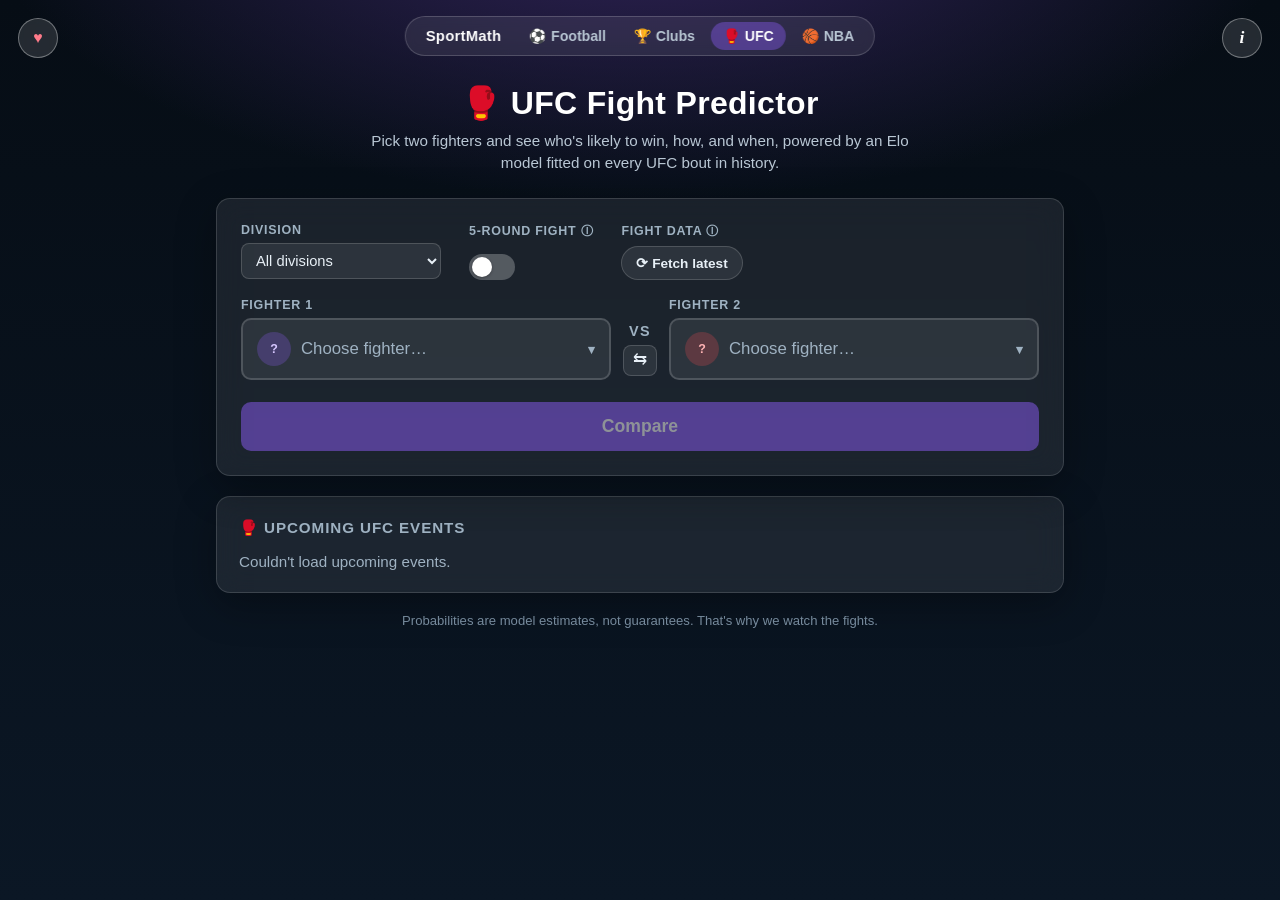
<file: docs/ufc/index.html>
<!DOCTYPE html>
<html lang="en">
<head>
  <meta charset="UTF-8">
  <meta name="viewport" content="width=device-width, initial-scale=1.0">
  <title>SportMath &#129354; UFC Fight Predictor</title>
  <meta name="description" content="Pick two UFC fighters and get win probability, method and round predictions, stat comparisons and fair odds from an Elo model fitted on every UFC bout, running in your browser.">

  <!-- social link previews (Open Graph + Twitter) -->
  <meta property="og:type" content="website">
  <meta property="og:title" content="SportMath 🥊 UFC Fight Predictor">
  <meta property="og:description" content="Pick two fighters and get win probability, method &amp; round predictions and fair odds, fitted on every UFC bout in history.">
  <meta property="og:url" content="https://xackerlud31337.github.io/worldcup-predictor/ufc/">
  <meta property="og:image" content="https://xackerlud31337.github.io/worldcup-predictor/ufc/og-image.png">
  <meta property="og:image:width" content="1200">
  <meta property="og:image:height" content="630">
  <meta name="twitter:card" content="summary_large_image">
  <meta name="twitter:title" content="SportMath 🥊 UFC Fight Predictor">
  <meta name="twitter:description" content="Win probability, method &amp; round predictions and fair odds for any UFC matchup, computed live in your browser.">
  <meta name="twitter:image" content="https://xackerlud31337.github.io/worldcup-predictor/ufc/og-image.png">

  <link rel="stylesheet" href="style.css?v=4">
  <link rel="icon" href="data:image/svg+xml,<svg xmlns='http://www.w3.org/2000/svg' viewBox='0 0 100 100'><text y='.9em' font-size='90'>&#129354;</text></svg>">
</head>
<body>
  <!-- glyphs come from CSS so link-preview crawlers don't scrape "i ♥" as page text -->
  <button type="button" id="info-btn" class="info-fab" title="About the model &amp; what the numbers mean" aria-label="About the model"></button>
  <button type="button" id="donate-btn" class="info-fab donate-fab" title="Support the project" aria-label="Support the project"></button>

  <nav class="topnav" aria-label="Sports">
    <a href="../" class="nav-brand">SportMath</a>
    <a href="../football/" class="nav-item">&#9917;<span class="nav-txt"> Football</span></a>
    <a href="../clubs/" class="nav-item">&#127942;<span class="nav-txt"> Clubs</span></a>
    <a href="./" class="nav-item active">&#129354;<span class="nav-txt"> UFC</span></a>
    <a href="../nba/" class="nav-item">&#127936;<span class="nav-txt"> NBA</span></a>
  </nav>

  <main class="wrap">
    <header class="hero">
      <h1>&#129354; UFC Fight Predictor</h1>
      <p class="tagline">Pick two fighters and see who's likely to win, how, and when,
        powered by an Elo model fitted on every UFC bout in history.</p>
    </header>

    <section class="card matchup-card">
      <div class="controls" style="margin-top:0;padding-top:0;border-top:none;">
        <div class="control">
          <label for="division">Division</label>
          <select id="division"><option value="">All divisions</option></select>
        </div>
        <div class="control toggle-control">
          <label for="five-rounds" title="Main events and title fights are scheduled for 5 rounds instead of 3.">
            5-round fight <span class="info">&#9432;</span>
          </label>
          <label class="switch">
            <input type="checkbox" id="five-rounds">
            <span class="slider"></span>
          </label>
        </div>
        <div class="control">
          <label for="refit-btn" title="Download the latest community UFC dataset and rebuild ratings, records and profiles in your browser.">
            Fight data <span class="info">&#9432;</span>
          </label>
          <button type="button" id="refit-btn" class="refit-tag">&#10227; Fetch latest</button>
        </div>
      </div>

      <div class="matchup">
        <div class="picker-block">
          <label class="picker-label" for="home-search">Fighter 1</label>
          <div class="picker" id="home-picker">
            <button type="button" class="picker-toggle" aria-haspopup="listbox">
              <span class="avatar">?</span>
              <span class="picker-name muted">Choose fighter&hellip;</span>
              <span class="chev">&#9662;</span>
            </button>
            <div class="picker-menu" hidden>
              <input type="text" class="picker-search" id="home-search"
                     placeholder="Search fighters&hellip;" autocomplete="off">
              <ul class="picker-list" role="listbox"></ul>
            </div>
          </div>
        </div>

        <div class="vs-block">
          <span class="vs">VS</span>
          <button type="button" id="swap-btn" class="swap" title="Swap fighters">&#8646;</button>
        </div>

        <div class="picker-block">
          <label class="picker-label" for="away-search">Fighter 2</label>
          <div class="picker" id="away-picker">
            <button type="button" class="picker-toggle" aria-haspopup="listbox">
              <span class="avatar red">?</span>
              <span class="picker-name muted">Choose fighter&hellip;</span>
              <span class="chev">&#9662;</span>
            </button>
            <div class="picker-menu" hidden>
              <input type="text" class="picker-search" id="away-search"
                     placeholder="Search fighters&hellip;" autocomplete="off">
              <ul class="picker-list" role="listbox"></ul>
            </div>
          </div>
        </div>
      </div>

      <button id="calc-btn" class="calc" disabled>Compare</button>
      <p id="status" class="status" hidden></p>
    </section>

    <section id="results" class="card results" hidden>
      <h2 id="result-title" class="result-title"></h2>
      <p id="venue-note" class="venue-note"></p>

      <div class="wdl">
        <div class="wdl-bar">
          <div class="seg seg-home" id="seg-home"><span></span></div>
          <div class="seg seg-away" id="seg-away"><span></span></div>
        </div>
        <div class="wdl-legend">
          <div class="leg"><i class="dot dot-home"></i><b id="leg-home-name"></b> wins
            <b id="leg-home-pct" class="pct"></b></div>
          <div class="leg"><i class="dot dot-away"></i><b id="leg-away-name"></b> wins
            <b id="leg-away-pct" class="pct"></b></div>
        </div>
      </div>

      <div class="panels">
        <div class="panel">
          <h3>Tale of the tape</h3>
          <div id="tape" class="tape"></div>
        </div>

        <div class="panel">
          <h3>Method &amp; round</h3>
          <div id="method-list" class="method-grid" style="grid-template-columns:1fr;"></div>
        </div>

        <div class="panel panel-wide">
          <h3>Career stats per fight time</h3>
          <div id="stat-compare" class="stat-compare"></div>
          <p class="xg-caption">significant strikes per minute (landed / absorbed), accuracy,
            takedowns &amp; submission attempts per 15 minutes, knockdowns per 15 minutes</p>
        </div>

        <div class="panel panel-wide">
          <h3>Betting view: fair odds</h3>
          <div id="market-list" class="market-list"></div>
          <p class="xg-caption">fair odds = the break-even price for each market. A real bet only has
            value if a bookmaker offers <b>higher</b> odds than shown here. The model is fitted on
            past bouts only; it knows nothing about camps, injuries or weight misses, and MMA is
            the most upset-prone major sport. Not betting advice.</p>
        </div>
      </div>

      <p id="trust-note" class="trust-note" hidden></p>
    </section>

    <aside class="card fixtures" id="fixtures">
      <h3>&#129354; Upcoming UFC events</h3>
      <div id="fixtures-list" class="fixtures-list">
        <p class="fixtures-status">Loading&hellip;</p>
      </div>
    </aside>

    <footer class="foot">
      Probabilities are model estimates, not guarantees. That's why we watch the fights.
      <span id="visit-count" class="visits" hidden></span>
    </footer>
  </main>

  <div id="info-overlay" class="info-overlay" hidden>
    <div class="info-modal" role="dialog" aria-modal="true" aria-labelledby="info-title">
      <button type="button" id="info-close" class="info-close" aria-label="Close">&times;</button>
      <h2 id="info-title">How this predictor works</h2>
      <p class="info-body">
        Every UFC bout ever fought (8,700+ of them) feeds a per-fighter <b>Elo rating</b>:
        beat someone strong and your rating jumps; lose to a nobody and it drops,
        with knockouts and submissions moving ratings more than decisions. The win
        probability comes from the Elo gap adjusted for <b>ring rust and age</b>:
        long layoffs and being the older fighter both count against you, with the
        size of those penalties fitted on thousands of past bouts and verified on
        fights the model had never seen. On top
        of that, each fighter carries a <b>finish profile</b> describing how their wins happen
        (KO, submission, decision, and in which round) and a <b>victim profile</b>
        describing how they tend to lose. Mixing the winner's finishing tendencies with the loser's
        vulnerabilities (smoothed toward league-wide base rates so small samples don't
        scream 100%) gives the method and round predictions. Career stats (strikes
        landed and absorbed per minute, takedowns, submission attempts) are shown for
        the eye test. Everything runs in your browser; honest caveat: MMA is the most
        upset-prone major sport, one punch changes everything, and even the best models
        hover around 60% accuracy. Treat these as informed estimates, not prophecy.
      </p>
      <h3>What the numbers mean</h3>
      <dl class="glossary">
        <dt>Elo rating</dt>
        <dd>A skill score updated after every bout based on the opponent's strength and
          the result. League average is 1500; champions sit around 1750&ndash;1850. With
          the ring-rust and age adjustments the model picked the winner in about 61%
          of recent bouts it had never seen, a strong result for a results-only model
          in a sport this chaotic.</dd>
        <dt>SLpM / SApM</dt>
        <dd>Significant strikes <b>landed</b> / <b>absorbed</b> per minute of fight time.
          High SLpM with low SApM is the striker's ideal; the reverse is a red flag.</dd>
        <dt>TD &amp; Sub per 15 min</dt>
        <dd>Takedowns landed and submission attempts per 15 minutes, the grappling
          pressure a fighter brings per full fight's worth of time.</dd>
        <dt>Method &amp; round</dt>
        <dd>How the fight ends, probability-wise: each fighter's own finishing habits
          blended with how the opponent tends to lose, smoothed toward league base rates.
          Round probabilities are shown for finishes only; "goes the distance" covers
          the rest.</dd>
        <dt>&#10227; Fetch latest</dt>
        <dd>Downloads the newest community UFC dataset (~10&nbsp;MB, the same source the
          site is built from) and rebuilds every rating, record and profile in your
          browser. The dataset is community-maintained and usually updates within days
          of an event; fights more recent than its last update can't appear until it
          refreshes. The win-probability coefficients stay from the verified backtest.</dd>
        <dt>5-round fight</dt>
        <dd>Main events and title fights run 5 rounds instead of 3; more time means
          more finishes and different round math. Flip this on for main events.</dd>
        <dt>Betting view: fair odds</dt>
        <dd>Model probability converted to decimal odds (1 &divide; probability), the
          break-even price. A bookmaker's offer is only mathematically good if it's
          <i>higher</i> than the fair odds shown. Not betting advice.</dd>
      </dl>
    </div>
  </div>

  <div id="donate-overlay" class="info-overlay" hidden>
    <div class="info-modal donate-modal" role="dialog" aria-modal="true" aria-labelledby="donate-title">
      <button type="button" id="donate-close" class="info-close" aria-label="Close">&times;</button>
      <h2 id="donate-title">&#9829; Support the project</h2>
      <p class="info-body">
        SportMath is free, open and runs entirely in your browser. If it made the
        fights a little more fun, you can chip in to keep it running and growing.
        Any amount is hugely appreciated!
      </p>
      <div class="donate-option">
        <span class="donate-label">&#8383; Bitcoin</span>
        <div class="donate-row">
          <code>bc1qwvxqvyzkzn9nn28hrmrd55s8ys7un9p4jnryll</code>
          <button type="button" class="copy-btn" data-copy="bc1qwvxqvyzkzn9nn28hrmrd55s8ys7un9p4jnryll">Copy</button>
        </div>
      </div>
      <div class="donate-option">
        <span class="donate-label">Revolut</span>
        <div class="donate-row">
          <code>@ivanmandev77</code>
          <button type="button" class="copy-btn" data-copy="@ivanmandev77">Copy</button>
          <a class="copy-btn" href="https://revolut.me/ivanmandev77" target="_blank" rel="noopener">Open&nbsp;&#8599;</a>
        </div>
      </div>
      <div class="donate-option">
        <span class="donate-label">Made by</span>
        <div class="donate-row">
          <code>xackerlud.com</code>
          <a class="copy-btn" href="https://www.xackerlud.com/" target="_blank" rel="noopener">Open&nbsp;&#8599;</a>
        </div>
      </div>
    </div>
  </div>

  <script src="ufc_model_data.js?v=2"></script>
  <script src="predictor.js?v=2"></script>
  <script src="refit.js?v=1"></script>
  <script src="app.js?v=5"></script>
  <!-- GoatCounter analytics -->
  <script data-goatcounter="https://xackerlud-worldcup.goatcounter.com/count"
          async src="//gc.zgo.at/count.js"></script>
</body>
</html>
</file>
<file: docs/clubs/style.css>
/* ---------- base ---------- */
:root {
  color-scheme: dark;
  --bg: #060d15;
  --bg2: #0b1725;
  --card: rgba(255, 255, 255, .08);
  --ink: #e8f0f7;
  --muted: #9fb2c2;
  --line: rgba(255, 255, 255, .16);
  --field: rgba(255, 255, 255, .08);
  --accent: #3b82f6;      /* club blue — distinct from the internationals' pitch green */
  --accent-dark: #2563eb;
  --accent-light: #7fb0ff; /* readable blue on dark glass */
  --home: #2f6fed;        /* team 1 blue */
  --draw: #97a3ae;        /* neutral grey */
  --away: #e5484d;        /* team 2 red */
  --radius: 14px;
}

* { box-sizing: border-box; }

body {
  margin: 0;
  font-family: -apple-system, BlinkMacSystemFont, "Segoe UI", Roboto,
               "Helvetica Neue", Arial, sans-serif;
  color: var(--ink);
  background:
    radial-gradient(1100px 500px at 50% -100px, #1d3a5c 0%, transparent 60%),
    linear-gradient(180deg, var(--bg) 0%, var(--bg2) 100%);
  background-attachment: fixed;
  min-height: 100vh;
}

.wrap { max-width: 880px; margin: 0 auto; padding: 84px 16px 48px; }

/* ---------- top nav (shared across SportMath pages) ---------- */
.topnav {
  position: absolute;
  top: 16px;
  left: 50%;
  transform: translateX(-50%);
  z-index: 55;
  display: flex;
  align-items: center;
  gap: 4px;
  padding: 5px 8px;
  border-radius: 999px;
  border: 1px solid rgba(255, 255, 255, .18);
  background: rgba(255, 255, 255, .08);
  backdrop-filter: blur(6px);
  -webkit-backdrop-filter: blur(6px);
  white-space: nowrap;
}
.nav-brand {
  padding: 6px 12px;
  font-weight: 800;
  font-size: .92rem;
  letter-spacing: .02em;
  color: #fff;
  text-decoration: none;
  border-radius: 999px;
}
.nav-brand:hover { background: rgba(255, 255, 255, .12); }
.nav-item {
  padding: 6px 12px;
  font-size: .88rem;
  font-weight: 600;
  color: #b9c7d4;
  text-decoration: none;
  border-radius: 999px;
}
a.nav-item:hover { color: #fff; background: rgba(255, 255, 255, .12); }
.nav-item.active { color: #fff; background: rgba(59, 130, 246, .35); }
.nav-item.soon { cursor: default; opacity: .65; }
.nav-item.soon i {
  font-style: normal;
  font-size: .62rem;
  font-weight: 800;
  text-transform: uppercase;
  letter-spacing: .05em;
  background: rgba(255, 255, 255, .18);
  border-radius: 999px;
  padding: 2px 6px;
  margin-left: 3px;
  vertical-align: 1px;
}

/* ---------- header ---------- */
.hero { text-align: center; color: #fff; margin-bottom: 24px; }
.hero h1 { margin: 0 0 8px; font-size: 2rem; letter-spacing: .3px; }
.tagline { margin: 0 auto; max-width: 560px; color: #b9c7d4; font-size: .95rem; line-height: 1.45; }

/* ---------- cards ---------- */
.card {
  background: var(--card);
  border: 1px solid rgba(255, 255, 255, .14);
  border-radius: var(--radius);
  padding: 24px;
  box-shadow: 0 12px 40px rgba(0, 0, 0, .3);
  backdrop-filter: blur(14px);
  -webkit-backdrop-filter: blur(14px);
  margin-bottom: 20px;
}

/* ---------- matchup / pickers ---------- */
.matchup {
  display: grid;
  grid-template-columns: 1fr auto 1fr;
  gap: 12px;
  align-items: end;
}

.picker-label {
  display: block;
  font-size: .78rem;
  font-weight: 700;
  text-transform: uppercase;
  letter-spacing: .06em;
  color: var(--muted);
  margin-bottom: 6px;
}

.picker { position: relative; }

.picker-toggle {
  width: 100%;
  display: flex;
  align-items: center;
  gap: 10px;
  padding: 12px 14px;
  font-size: 1.05rem;
  font-weight: 600;
  color: var(--ink);
  background: var(--field);
  border: 2px solid var(--line);
  border-radius: 10px;
  cursor: pointer;
  transition: border-color .15s;
}
.picker-toggle:hover, .picker.open .picker-toggle { border-color: var(--accent); }
.picker-name { flex: 1; text-align: left; white-space: nowrap; overflow: hidden; text-overflow: ellipsis; }
.picker-name.muted { color: var(--muted); font-weight: 500; }
.chev { color: var(--muted); font-size: .8rem; }

.picker-menu {
  position: absolute;
  top: calc(100% + 6px);
  left: 0; right: 0;
  z-index: 30;
  background: rgba(13, 27, 42, .94);
  backdrop-filter: blur(12px);
  -webkit-backdrop-filter: blur(12px);
  border: 1px solid var(--line);
  border-radius: 10px;
  box-shadow: 0 14px 34px rgba(0, 0, 0, .45);
  overflow: hidden;
}

.picker-search {
  width: 100%;
  border: none;
  border-bottom: 1px solid var(--line);
  padding: 12px 14px;
  font-size: .95rem;
  outline: none;
  background: transparent;
  color: var(--ink);
}

.picker-list {
  list-style: none;
  margin: 0;
  padding: 4px;
  max-height: 260px;
  overflow-y: auto;
}
.picker-list li {
  display: flex;
  align-items: center;
  gap: 10px;
  padding: 8px 10px;
  border-radius: 7px;
  cursor: pointer;
  font-size: .95rem;
}
.picker-list li:hover, .picker-list li.active { background: rgba(59, 130, 246, .25); }
.picker-list li.empty { color: var(--muted); cursor: default; }
.picker-list li.empty:hover { background: none; }

/* flags */
.flag {
  width: 30px; height: 22px;
  object-fit: cover;
  border-radius: 3px;
  box-shadow: 0 0 0 1px rgba(0, 0, 0, .12);
  flex: none;
}
.flag.placeholder {
  display: inline-flex;
  align-items: center;
  justify-content: center;
  background: rgba(255, 255, 255, .15);
  color: #b9c7d4;
  font-size: 11px;
  font-weight: 700;
}
.flag.big { width: 44px; height: 32px; }

/* vs + swap */
.vs-block { display: flex; flex-direction: column; align-items: center; gap: 6px; padding-bottom: 4px; }
.vs { font-weight: 800; color: var(--muted); font-size: .9rem; letter-spacing: .1em; }
.swap {
  border: 1px solid var(--line);
  background: var(--field);
  border-radius: 8px;
  font-size: 1.05rem;
  line-height: 1;
  padding: 6px 9px;
  cursor: pointer;
  color: var(--ink);
}
.swap:hover { border-color: var(--accent); color: var(--accent-light); }

/* ---------- controls ---------- */
.controls {
  display: flex;
  flex-wrap: wrap;
  gap: 16px 28px;
  margin: 22px 0 18px;
  padding-top: 18px;
  border-top: 1px solid var(--line);
}
.control { display: flex; flex-direction: column; gap: 6px; }
.control > label {
  font-size: .78rem;
  font-weight: 700;
  text-transform: uppercase;
  letter-spacing: .06em;
  color: var(--muted);
}
.control select {
  padding: 8px 10px;
  border: 1px solid var(--line);
  border-radius: 8px;
  background: var(--field);
  font-size: .92rem;
  color: var(--ink);
}
.toggle-control { justify-content: space-between; }
.info { cursor: help; }

/* switch */
.switch { position: relative; display: inline-block; width: 46px; height: 26px; }
.switch input { opacity: 0; width: 0; height: 0; }
.slider {
  position: absolute; inset: 0;
  background: rgba(255, 255, 255, .25);
  border-radius: 26px;
  transition: background .15s;
  cursor: pointer;
}
.slider::before {
  content: "";
  position: absolute;
  width: 20px; height: 20px;
  left: 3px; top: 3px;
  background: #fff;
  border-radius: 50%;
  transition: transform .15s;
  box-shadow: 0 1px 3px rgba(0, 0, 0, .3);
}
.switch input:checked + .slider { background: var(--accent); }
.switch input:checked + .slider::before { transform: translateX(20px); }

/* ---------- calculate ---------- */
.calc {
  width: 100%;
  padding: 14px;
  font-size: 1.1rem;
  font-weight: 700;
  color: #fff;
  background: var(--accent);
  border: none;
  border-radius: 10px;
  cursor: pointer;
  transition: background .15s, opacity .15s;
}
.calc:hover:not(:disabled) { background: var(--accent-dark); }
.calc:disabled { opacity: .5; cursor: not-allowed; }
.calc.loading { position: relative; color: transparent; }
.calc.loading::after {
  content: "";
  position: absolute;
  width: 22px; height: 22px;
  top: 50%; left: 50%;
  margin: -11px 0 0 -11px;
  border: 3px solid rgba(255, 255, 255, .4);
  border-top-color: #fff;
  border-radius: 50%;
  animation: spin .7s linear infinite;
}
@keyframes spin { to { transform: rotate(360deg); } }

.status { margin: 12px 0 0; text-align: center; font-size: .92rem; color: var(--muted); }
.status.error { color: var(--away); white-space: pre-line; }

/* ---------- results ---------- */
.results { animation: fadeup .35s ease; }
@keyframes fadeup { from { opacity: 0; transform: translateY(10px); } }

.result-title { margin: 0 0 2px; font-size: 1.35rem; text-align: center; }
.venue-note { margin: 0 0 20px; text-align: center; color: var(--muted); font-size: .88rem; }

/* W/D/L bar */
.wdl-bar {
  display: flex;
  height: 46px;
  border-radius: 10px;
  overflow: hidden;
  box-shadow: inset 0 0 0 1px rgba(0, 0, 0, .06);
}
.seg {
  display: flex;
  align-items: center;
  justify-content: center;
  color: #fff;
  font-weight: 700;
  font-size: .95rem;
  min-width: 0;
  transition: width .6s cubic-bezier(.2, .8, .2, 1);
  white-space: nowrap;
}
.seg span { padding: 0 6px; overflow: hidden; text-overflow: ellipsis; }
.seg-home { background: var(--home); }
.seg-draw { background: var(--draw); }
.seg-away { background: var(--away); }

.wdl-legend {
  display: flex;
  flex-wrap: wrap;
  justify-content: center;
  gap: 8px 24px;
  margin-top: 12px;
  font-size: .92rem;
  color: var(--ink);
}
.leg { display: flex; align-items: center; gap: 7px; }
.leg .pct { margin-left: 2px; }
.dot { width: 11px; height: 11px; border-radius: 50%; display: inline-block; }
.dot-home { background: var(--home); }
.dot-draw { background: var(--draw); }
.dot-away { background: var(--away); }

/* panels */
.panels {
  display: grid;
  grid-template-columns: 1fr 1fr;
  gap: 20px;
  margin-top: 26px;
}
.panel {
  border: 1px solid var(--line);
  border-radius: 12px;
  padding: 16px 18px;
}
.panel h3 {
  margin: 0 0 14px;
  font-size: .82rem;
  font-weight: 700;
  text-transform: uppercase;
  letter-spacing: .06em;
  color: var(--muted);
}

/* expected goals scoreboard */
.xg-board {
  display: flex;
  align-items: center;
  justify-content: center;
  gap: 14px;
  padding: 10px 0 4px;
}
.xg-side { display: flex; align-items: center; gap: 12px; }
.xg-num {
  font-size: 2.4rem;
  font-weight: 800;
  font-variant-numeric: tabular-nums;
}
.xg-dash { font-size: 1.6rem; color: var(--muted); }
.xg-caption { margin: 10px 0 0; text-align: center; color: var(--muted); font-size: .82rem; }

/* scoreline chart */
.score-chart { display: flex; flex-direction: column; gap: 8px; }
.score-row { display: grid; grid-template-columns: 44px 1fr 48px; align-items: center; gap: 10px; }
.score-label { font-weight: 700; font-variant-numeric: tabular-nums; text-align: right; }
.score-track { background: rgba(255, 255, 255, .12); border-radius: 6px; height: 20px; overflow: hidden; }
.score-fill {
  display: block;
  height: 100%;
  background: linear-gradient(90deg, var(--accent), #60a5fa);
  border-radius: 6px;
  width: 0;
  transition: width .6s cubic-bezier(.2, .8, .2, 1);
}
.score-pct { font-size: .88rem; color: var(--muted); font-variant-numeric: tabular-nums; }

/* victory margin chart */
.panel-wide { grid-column: 1 / -1; }
.margin-chart { display: flex; flex-direction: column; gap: 8px; }
.margin-row { display: grid; grid-template-columns: 150px 1fr 52px; align-items: center; gap: 10px; }
.margin-label {
  font-size: .88rem;
  font-weight: 600;
  text-align: right;
  white-space: nowrap;
  overflow: hidden;
  text-overflow: ellipsis;
}
.margin-track { background: rgba(255, 255, 255, .12); border-radius: 6px; height: 18px; overflow: hidden; }
.margin-fill {
  display: block;
  height: 100%;
  border-radius: 6px;
  transition: width .6s cubic-bezier(.2, .8, .2, 1);
}
.margin-fill.home { background: var(--home); }
.margin-fill.draw { background: var(--draw); }
.margin-fill.away { background: var(--away); }
.margin-pct { font-size: .88rem; color: var(--muted); font-variant-numeric: tabular-nums; }

@media (max-width: 640px) {
  .margin-row { grid-template-columns: 110px 1fr 48px; }
}

/* betting markets */
.market-list { display: grid; grid-template-columns: 1fr 1fr; gap: 6px 28px; }
.market-row {
  display: flex;
  align-items: center;
  gap: 10px;
  padding: 6px 2px;
  border-bottom: 1px solid var(--line);
  font-size: .9rem;
}
.market-label { flex: 1; min-width: 0; }
.market-pct { color: var(--muted); font-variant-numeric: tabular-nums; }
.market-odds {
  min-width: 52px;
  text-align: center;
  padding: 3px 8px;
  border-radius: 6px;
  background: rgba(59, 130, 246, .18);
  color: var(--accent-light);
  font-weight: 700;
  font-variant-numeric: tabular-nums;
}
@media (max-width: 640px) {
  .market-list { grid-template-columns: 1fr; }
}

.trust-note {
  margin: 20px 0 0;
  padding: 10px 14px;
  background: rgba(240, 190, 60, .12);
  border: 1px solid rgba(240, 190, 60, .35);
  border-radius: 8px;
  color: #f0d48a;
  font-size: .88rem;
}

.foot { text-align: center; color: #7e93a6; font-size: .82rem; margin-top: 8px; }
.visits { display: block; margin-top: 6px; font-size: .78rem; color: #5e7488; }

/* ---------- refit button ---------- */
.refit-tag {
  display: inline-flex;
  align-items: center;
  gap: 6px;
  padding: 8px 14px;
  border: 1px solid var(--line);
  border-radius: 999px;
  background: var(--field);
  font-size: .85rem;
  font-weight: 700;
  color: var(--ink);
  cursor: pointer;
  transition: border-color .15s, color .15s, background .15s;
}
.refit-tag:hover:not(:disabled) { border-color: var(--accent); color: var(--accent-light); }
.refit-tag:disabled { opacity: .65; cursor: progress; }
.refit-tag.done { border-color: var(--accent); color: var(--accent-light); background: rgba(59, 130, 246, .18); }

/* ---------- today's fixtures ---------- */
.fixtures { padding: 22px; }
.fixtures h3 {
  margin: 0 0 16px;
  font-size: .95rem;
  font-weight: 700;
  text-transform: uppercase;
  letter-spacing: .06em;
  color: var(--muted);
}
.fixtures-list { display: flex; flex-direction: column; gap: 13px; }
.fixtures-status { margin: 0; color: var(--muted); font-size: .95rem; }
.fixture { border: 1px solid var(--line); border-radius: 11px; padding: 13px 15px; }
.fx-league {
  font-size: .8rem;
  font-weight: 700;
  text-transform: uppercase;
  letter-spacing: .05em;
  color: var(--accent-light);
  margin-bottom: 6px;
  white-space: nowrap;
  overflow: hidden;
  text-overflow: ellipsis;
}
.fx-live {
  color: var(--away);
  animation: blink 1.4s ease infinite;
}
@keyframes blink { 50% { opacity: .35; } }
.fx-row { display: flex; align-items: center; gap: 10px; font-size: 1.08rem; }
.fx-team {
  flex: 1;
  min-width: 0;
  white-space: nowrap;
  overflow: hidden;
  text-overflow: ellipsis;
  font-weight: 600;
}
.fx-team.away { text-align: right; }
.fx-mid {
  flex: none;
  font-variant-numeric: tabular-nums;
  color: var(--muted);
  font-size: .88rem;
  font-weight: 700;
}
.fx-mid.score { color: var(--ink); font-size: 1.15rem; }
.fx-load {
  width: 100%;
  margin-top: 10px;
  padding: 7px 10px;
  border: 1px solid var(--line);
  border-radius: 8px;
  background: var(--field);
  font-size: .82rem;
  font-weight: 700;
  color: var(--accent-light);
  cursor: pointer;
  transition: border-color .15s, background .15s;
}
.fx-load:hover { border-color: var(--accent); background: rgba(59, 130, 246, .18); }

/* dock the box on the side once there's room next to the main column */
@media (min-width: 1560px) {
  .fixtures {
    position: fixed;
    top: 202px; /* aligned with the matchup card's top edge */
    right: 20px;
    width: 340px;
    margin: 0;
    max-height: calc(100vh - 130px);
    overflow-y: auto;
  }
}

/* ---------- info button + popup ---------- */
.info-fab {
  position: absolute; /* anchored to the page, scrolls with it */
  top: 18px;
  right: 18px;
  z-index: 60;
  width: 40px;
  height: 40px;
  border-radius: 50%;
  border: 1px solid rgba(255, 255, 255, .35);
  background: rgba(255, 255, 255, .12);
  color: #fff;
  font: italic 700 1.1rem/1 Georgia, "Times New Roman", serif;
  cursor: pointer;
  backdrop-filter: blur(4px);
  -webkit-backdrop-filter: blur(4px);
  transition: background .15s, transform .15s;
}
.info-fab:hover { background: rgba(255, 255, 255, .28); transform: scale(1.07); }
.info-fab::before { content: "i"; }
.donate-fab::before { content: "\2665"; }

.info-overlay {
  position: fixed;
  inset: 0;
  z-index: 70;
  background: rgba(8, 18, 28, .55);
  backdrop-filter: blur(3px);
  -webkit-backdrop-filter: blur(3px);
  display: flex;
  align-items: center;
  justify-content: center;
  padding: 20px;
  animation: fadein .2s ease;
}
@keyframes fadein { from { opacity: 0; } }
.info-overlay[hidden] { display: none; }

.info-modal {
  color: var(--ink);
  position: relative;
  max-width: 640px;
  max-height: 82vh;
  overflow-y: auto;
  background: rgba(16, 30, 46, .88);
  backdrop-filter: blur(16px);
  -webkit-backdrop-filter: blur(16px);
  border: 1px solid rgba(255, 255, 255, .22);
  border-radius: var(--radius);
  padding: 28px 30px;
  box-shadow: 0 24px 60px rgba(0, 0, 0, .45);
  animation: fadeup .25s ease;
}
.info-modal h2 { margin: 0 0 12px; font-size: 1.3rem; padding-right: 28px; }
.info-modal h3 {
  margin: 22px 0 4px;
  font-size: .82rem;
  font-weight: 700;
  text-transform: uppercase;
  letter-spacing: .06em;
  color: var(--muted);
}
.info-body { margin: 0; line-height: 1.62; font-size: .95rem; }
.glossary { margin: 0; }
.glossary dt { font-weight: 700; margin-top: 13px; font-size: .93rem; }
.glossary dd { margin: 3px 0 0; font-size: .9rem; line-height: 1.5; color: #b6c5d2; }

.info-close {
  position: absolute;
  top: 12px;
  right: 14px;
  border: none;
  background: none;
  font-size: 1.6rem;
  line-height: 1;
  color: var(--muted);
  cursor: pointer;
  padding: 2px 6px;
}
.info-close:hover { color: var(--ink); }

/* ---------- donate popup ---------- */
.donate-fab {
  left: 18px;   /* top-left corner */
  right: auto;
  font: 700 1rem/1 -apple-system, BlinkMacSystemFont, "Segoe UI", sans-serif;
  color: #ff7b8a;
}
.donate-fab:hover { color: #ff9aa6; }

.donate-modal { max-width: 480px; }

.donate-option { margin-top: 18px; }
.donate-label {
  display: block;
  margin-bottom: 7px;
  font-size: .78rem;
  font-weight: 700;
  text-transform: uppercase;
  letter-spacing: .06em;
  color: var(--muted);
}
.donate-row { display: flex; align-items: stretch; gap: 8px; flex-wrap: wrap; }
.donate-row code {
  flex: 1 1 auto;
  min-width: 0;
  display: flex;
  align-items: center;
  background: rgba(255, 255, 255, .08);
  border: 1px solid var(--line);
  border-radius: 8px;
  padding: 9px 11px;
  font-size: .82rem;
  word-break: break-all;
}
.copy-btn {
  flex: none;
  display: inline-flex;
  align-items: center;
  border: 1px solid var(--line);
  background: var(--field);
  border-radius: 8px;
  padding: 8px 14px;
  font-size: .85rem;
  font-weight: 700;
  color: var(--ink);
  cursor: pointer;
  text-decoration: none;
  transition: border-color .15s, color .15s, background .15s;
}
.copy-btn:hover { border-color: var(--accent); color: var(--accent-light); }
.copy-btn.copied { border-color: var(--accent); background: var(--accent); color: #fff; }

/* ---------- responsive ---------- */
@media (max-width: 640px) {
  .matchup { grid-template-columns: 1fr; }
  .vs-block { flex-direction: row; justify-content: center; padding: 0; }
  .panels { grid-template-columns: 1fr; }
  .hero h1 { font-size: 1.5rem; }

  /* corner buttons: smaller, and push the page content below them */
  .info-fab { width: 36px; height: 36px; top: 12px; right: 12px; }
  .donate-fab { left: 12px; right: auto; }
  .wrap { padding-top: 70px; }

  /* nav: icons only between the corner buttons */
  .topnav { top: 12px; padding: 4px 6px; }
  .nav-txt { display: none; }
  .nav-brand { font-size: .85rem; padding: 6px 9px; }
  .nav-item { padding: 6px 9px; }

  /* tidy controls into a 2-column grid */
  .controls { display: grid; grid-template-columns: 1fr 1fr; gap: 14px 18px; }
  .control select { width: 100%; }

  /* roomier cards on a narrow screen */
  .card { padding: 18px 14px; }
  .panel { padding: 14px 12px; }
  .result-title { font-size: 1.15rem; }
  .xg-num { font-size: 2rem; }
  .market-row { font-size: .86rem; }

  /* 16px stops iOS from auto-zooming when the search field is focused */
  .picker-search { font-size: 16px; }
  .picker-list { max-height: 45vh; }

  /* popups: use more of the screen */
  .info-overlay { padding: 12px; }
  .info-modal { padding: 20px 18px; max-height: 88vh; }
}

/* iOS renders fixed background-attachment glitchy on touch devices */
@media (hover: none) {
  body { background-attachment: scroll; }
}

/* keep the picker dropdowns above the results card (each card's
   backdrop-filter creates a stacking context, so the later results card
   would otherwise paint over menus opened from the matchup card) */
.matchup-card { position: relative; z-index: 5; }

/* ------------------------------------------------------------------ *
 * clubs: square crests instead of 3:2 flags, league tag in the picker
 * ------------------------------------------------------------------ */
.flag {
  width: 26px; height: 26px;
  object-fit: contain;
  border-radius: 0;
  box-shadow: none;
  background: none;
}
.flag.placeholder {
  border-radius: 50%;
  background: rgba(255, 255, 255, .15);
}
.flag.big { width: 46px; height: 46px; }
.picker-league {
  margin-left: auto;
  color: var(--muted);
  font-size: .72rem;
  white-space: nowrap;
  flex: none;
}

/* ------------------------------------------------------------------ *
 * squads & availability panel
 * ------------------------------------------------------------------ */
.squads h3 { margin: 0 0 6px; }
.squads-hint { margin: 0 0 16px; color: var(--muted); font-size: .84rem; line-height: 1.5; }
.squad-cols {
  display: grid;
  grid-template-columns: 1fr 1fr;
  gap: 22px;
  text-align: left;
}
.squad-name { margin: 0 0 8px; font-size: .95rem; }
.squad-list { display: flex; flex-direction: column; gap: 2px; }
.squad-row {
  display: flex;
  align-items: center;
  gap: 8px;
  padding: 4px 6px;
  border-radius: 8px;
  font-size: .86rem;
  cursor: pointer;
  user-select: none;
}
.squad-row:hover { background: rgba(255, 255, 255, .07); }
.squad-row input { accent-color: var(--accent); cursor: pointer; flex: none; }
.squad-row.out { opacity: .45; text-decoration: line-through; }
.squad-pos {
  flex: none;
  width: 26px;
  text-align: center;
  font-size: .68rem;
  font-weight: 800;
  border-radius: 5px;
  padding: 2px 0;
  background: rgba(255, 255, 255, .12);
  color: #b9c7d4;
}
.squad-pos.F { background: rgba(47, 213, 139, .18); color: #7fe7b6; }
.squad-pos.M { background: rgba(59, 130, 246, .18); color: #93bbfa; }
.squad-pos.D { background: rgba(255, 178, 107, .16); color: #ffcb96; }
.squad-pos.GK { background: rgba(167, 139, 250, .18); color: #c4b5fd; }
.squad-player { flex: 1 1 auto; min-width: 0; overflow: hidden; text-overflow: ellipsis; white-space: nowrap; }
.squad-role { flex: none; color: var(--muted); font-size: .7rem; }
.squad-impact { margin: 10px 0 0; font-size: .8rem; color: #ffb26b; }
.squad-none { color: var(--muted); font-size: .82rem; line-height: 1.5; }
@media (max-width: 640px) {
  .squad-cols { grid-template-columns: 1fr; }
}

/* ------------------------------------------------------------------ *
 * model vs bookmaker panel + fixture odds line
 * ------------------------------------------------------------------ */
#market-cmp .market-row {
  display: grid;
  grid-template-columns: 1fr 76px 84px 70px;
  align-items: center;
}
.mcmp-cell { text-align: right; font-variant-numeric: tabular-nums; }
.mcmp-head { color: var(--muted); font-size: .72rem; text-transform: uppercase; letter-spacing: .04em; }
.edge.pos { color: #2fd58b; font-weight: 700; }
.edge.neg { color: #ff7b8a; }
.fx-odds { color: var(--muted); font-size: .74rem; margin: 2px 0 6px; }
</file>
<file: docs/nba/style.css>
/* ---------- base ---------- */
:root {
  color-scheme: dark;
  --bg: #060d15;
  --bg2: #0b1725;
  --card: rgba(255, 255, 255, .08);
  --ink: #e8f0f7;
  --muted: #9fb2c2;
  --line: rgba(255, 255, 255, .16);
  --field: rgba(255, 255, 255, .08);
  --accent: #f97316;      /* basketball orange */
  --accent-dark: #ea580c;
  --accent-light: #ffb26b; /* readable orange on dark glass */
  --home: #f97316;        /* team 1 orange */
  --draw: #97a3ae;        /* neutral grey */
  --away: #3b82f6;        /* team 2 blue */
  --radius: 14px;
}

* { box-sizing: border-box; }

body {
  margin: 0;
  font-family: -apple-system, BlinkMacSystemFont, "Segoe UI", Roboto,
               "Helvetica Neue", Arial, sans-serif;
  color: var(--ink);
  background:
    radial-gradient(1100px 500px at 50% -100px, #4a2a10 0%, transparent 60%),
    linear-gradient(180deg, var(--bg) 0%, var(--bg2) 100%);
  background-attachment: fixed;
  min-height: 100vh;
}

.wrap { max-width: 880px; margin: 0 auto; padding: 84px 16px 48px; }

/* ---------- top nav (shared across SportMath pages) ---------- */
.topnav {
  position: absolute;
  top: 16px;
  left: 50%;
  transform: translateX(-50%);
  z-index: 55;
  display: flex;
  align-items: center;
  gap: 4px;
  padding: 5px 8px;
  border-radius: 999px;
  border: 1px solid rgba(255, 255, 255, .18);
  background: rgba(255, 255, 255, .08);
  backdrop-filter: blur(6px);
  -webkit-backdrop-filter: blur(6px);
  white-space: nowrap;
}
.nav-brand {
  padding: 6px 12px;
  font-weight: 800;
  font-size: .92rem;
  letter-spacing: .02em;
  color: #fff;
  text-decoration: none;
  border-radius: 999px;
}
.nav-brand:hover { background: rgba(255, 255, 255, .12); }
.nav-item {
  padding: 6px 12px;
  font-size: .88rem;
  font-weight: 600;
  color: #b9c7d4;
  text-decoration: none;
  border-radius: 999px;
}
a.nav-item:hover { color: #fff; background: rgba(255, 255, 255, .12); }
.nav-item.active { color: #fff; background: rgba(249, 115, 22, .4); }
.nav-item.soon { cursor: default; opacity: .65; }
.nav-item.soon i {
  font-style: normal;
  font-size: .62rem;
  font-weight: 800;
  text-transform: uppercase;
  letter-spacing: .05em;
  background: rgba(255, 255, 255, .18);
  border-radius: 999px;
  padding: 2px 6px;
  margin-left: 3px;
  vertical-align: 1px;
}

/* ---------- header ---------- */
.hero { text-align: center; color: #fff; margin-bottom: 24px; }
.hero h1 { margin: 0 0 8px; font-size: 2rem; letter-spacing: .3px; }
.tagline { margin: 0 auto; max-width: 560px; color: #b9c7d4; font-size: .95rem; line-height: 1.45; }

/* ---------- cards ---------- */
.card {
  background: var(--card);
  border: 1px solid rgba(255, 255, 255, .14);
  border-radius: var(--radius);
  padding: 24px;
  box-shadow: 0 12px 40px rgba(0, 0, 0, .3);
  backdrop-filter: blur(14px);
  -webkit-backdrop-filter: blur(14px);
  margin-bottom: 20px;
}

/* ---------- matchup / pickers ---------- */
.matchup {
  display: grid;
  grid-template-columns: 1fr auto 1fr;
  gap: 12px;
  align-items: end;
}

.picker-label {
  display: block;
  font-size: .78rem;
  font-weight: 700;
  text-transform: uppercase;
  letter-spacing: .06em;
  color: var(--muted);
  margin-bottom: 6px;
}

.picker { position: relative; }

.picker-toggle {
  width: 100%;
  display: flex;
  align-items: center;
  gap: 10px;
  padding: 12px 14px;
  font-size: 1.05rem;
  font-weight: 600;
  color: var(--ink);
  background: var(--field);
  border: 2px solid var(--line);
  border-radius: 10px;
  cursor: pointer;
  transition: border-color .15s;
}
.picker-toggle:hover, .picker.open .picker-toggle { border-color: var(--accent); }
.picker-name { flex: 1; text-align: left; white-space: nowrap; overflow: hidden; text-overflow: ellipsis; }
.picker-name.muted { color: var(--muted); font-weight: 500; }
.chev { color: var(--muted); font-size: .8rem; }

.picker-menu {
  position: absolute;
  top: calc(100% + 6px);
  left: 0; right: 0;
  z-index: 30;
  background: rgba(13, 27, 42, .94);
  backdrop-filter: blur(12px);
  -webkit-backdrop-filter: blur(12px);
  border: 1px solid var(--line);
  border-radius: 10px;
  box-shadow: 0 14px 34px rgba(0, 0, 0, .45);
  overflow: hidden;
}

.picker-search {
  width: 100%;
  border: none;
  border-bottom: 1px solid var(--line);
  padding: 12px 14px;
  font-size: .95rem;
  outline: none;
  background: transparent;
  color: var(--ink);
}

.picker-list {
  list-style: none;
  margin: 0;
  padding: 4px;
  max-height: 260px;
  overflow-y: auto;
}
.picker-list li {
  display: flex;
  align-items: center;
  gap: 10px;
  padding: 8px 10px;
  border-radius: 7px;
  cursor: pointer;
  font-size: .95rem;
}
.picker-list li:hover, .picker-list li.active { background: rgba(249, 115, 22, .3); }
.picker-list li.empty { color: var(--muted); cursor: default; }
.picker-list li.empty:hover { background: none; }

/* flags */
.flag {
  width: 30px; height: 22px;
  object-fit: cover;
  border-radius: 3px;
  box-shadow: 0 0 0 1px rgba(0, 0, 0, .12);
  flex: none;
}
.flag.placeholder {
  display: inline-flex;
  align-items: center;
  justify-content: center;
  background: rgba(255, 255, 255, .15);
  color: #b9c7d4;
  font-size: 11px;
  font-weight: 700;
}
.flag.big { width: 44px; height: 32px; }

/* vs + swap */
.vs-block { display: flex; flex-direction: column; align-items: center; gap: 6px; padding-bottom: 4px; }
.vs { font-weight: 800; color: var(--muted); font-size: .9rem; letter-spacing: .1em; }
.swap {
  border: 1px solid var(--line);
  background: var(--field);
  border-radius: 8px;
  font-size: 1.05rem;
  line-height: 1;
  padding: 6px 9px;
  cursor: pointer;
  color: var(--ink);
}
.swap:hover { border-color: var(--accent); color: var(--accent-light); }

/* ---------- controls ---------- */
.controls {
  display: flex;
  flex-wrap: wrap;
  gap: 16px 28px;
  margin: 22px 0 18px;
  padding-top: 18px;
  border-top: 1px solid var(--line);
}
.control { display: flex; flex-direction: column; gap: 6px; }
.control > label {
  font-size: .78rem;
  font-weight: 700;
  text-transform: uppercase;
  letter-spacing: .06em;
  color: var(--muted);
}
.control select {
  padding: 8px 10px;
  border: 1px solid var(--line);
  border-radius: 8px;
  background: var(--field);
  font-size: .92rem;
  color: var(--ink);
}
.toggle-control { justify-content: space-between; }
.info { cursor: help; }

/* switch */
.switch { position: relative; display: inline-block; width: 46px; height: 26px; }
.switch input { opacity: 0; width: 0; height: 0; }
.slider {
  position: absolute; inset: 0;
  background: rgba(255, 255, 255, .25);
  border-radius: 26px;
  transition: background .15s;
  cursor: pointer;
}
.slider::before {
  content: "";
  position: absolute;
  width: 20px; height: 20px;
  left: 3px; top: 3px;
  background: #fff;
  border-radius: 50%;
  transition: transform .15s;
  box-shadow: 0 1px 3px rgba(0, 0, 0, .3);
}
.switch input:checked + .slider { background: var(--accent); }
.switch input:checked + .slider::before { transform: translateX(20px); }

/* ---------- calculate ---------- */
.calc {
  width: 100%;
  padding: 14px;
  font-size: 1.1rem;
  font-weight: 700;
  color: #fff;
  background: var(--accent);
  border: none;
  border-radius: 10px;
  cursor: pointer;
  transition: background .15s, opacity .15s;
}
.calc:hover:not(:disabled) { background: var(--accent-dark); }
.calc:disabled { opacity: .5; cursor: not-allowed; }
.calc.loading { position: relative; color: transparent; }
.calc.loading::after {
  content: "";
  position: absolute;
  width: 22px; height: 22px;
  top: 50%; left: 50%;
  margin: -11px 0 0 -11px;
  border: 3px solid rgba(255, 255, 255, .4);
  border-top-color: #fff;
  border-radius: 50%;
  animation: spin .7s linear infinite;
}
@keyframes spin { to { transform: rotate(360deg); } }

.status { margin: 12px 0 0; text-align: center; font-size: .92rem; color: var(--muted); }
.status.error { color: var(--away); white-space: pre-line; }

/* ---------- results ---------- */
.results { animation: fadeup .35s ease; }
@keyframes fadeup { from { opacity: 0; transform: translateY(10px); } }

.result-title { margin: 0 0 2px; font-size: 1.35rem; text-align: center; }
.venue-note { margin: 0 0 20px; text-align: center; color: var(--muted); font-size: .88rem; }

/* W/D/L bar */
.wdl-bar {
  display: flex;
  height: 46px;
  border-radius: 10px;
  overflow: hidden;
  box-shadow: inset 0 0 0 1px rgba(0, 0, 0, .06);
}
.seg {
  display: flex;
  align-items: center;
  justify-content: center;
  color: #fff;
  font-weight: 700;
  font-size: .95rem;
  min-width: 0;
  transition: width .6s cubic-bezier(.2, .8, .2, 1);
  white-space: nowrap;
}
.seg span { padding: 0 6px; overflow: hidden; text-overflow: ellipsis; }
.seg-home { background: var(--home); }
.seg-draw { background: var(--draw); }
.seg-away { background: var(--away); }

.wdl-legend {
  display: flex;
  flex-wrap: wrap;
  justify-content: center;
  gap: 8px 24px;
  margin-top: 12px;
  font-size: .92rem;
  color: var(--ink);
}
.leg { display: flex; align-items: center; gap: 7px; }
.leg .pct { margin-left: 2px; }
.dot { width: 11px; height: 11px; border-radius: 50%; display: inline-block; }
.dot-home { background: var(--home); }
.dot-draw { background: var(--draw); }
.dot-away { background: var(--away); }

/* panels */
.panels {
  display: grid;
  grid-template-columns: 1fr 1fr;
  gap: 20px;
  margin-top: 26px;
}
.panel {
  border: 1px solid var(--line);
  border-radius: 12px;
  padding: 16px 18px;
}
.panel h3 {
  margin: 0 0 14px;
  font-size: .82rem;
  font-weight: 700;
  text-transform: uppercase;
  letter-spacing: .06em;
  color: var(--muted);
}

/* expected goals scoreboard */
.xg-board {
  display: flex;
  align-items: center;
  justify-content: center;
  gap: 14px;
  padding: 10px 0 4px;
}
.xg-side { display: flex; align-items: center; gap: 12px; }
.xg-num {
  font-size: 2.4rem;
  font-weight: 800;
  font-variant-numeric: tabular-nums;
}
.xg-dash { font-size: 1.6rem; color: var(--muted); }
.xg-caption { margin: 10px 0 0; text-align: center; color: var(--muted); font-size: .82rem; }

/* scoreline chart */
.score-chart { display: flex; flex-direction: column; gap: 8px; }
.score-row { display: grid; grid-template-columns: 44px 1fr 48px; align-items: center; gap: 10px; }
.score-label { font-weight: 700; font-variant-numeric: tabular-nums; text-align: right; }
.score-track { background: rgba(255, 255, 255, .12); border-radius: 6px; height: 20px; overflow: hidden; }
.score-fill {
  display: block;
  height: 100%;
  background: linear-gradient(90deg, var(--accent), #fb923c);
  border-radius: 6px;
  width: 0;
  transition: width .6s cubic-bezier(.2, .8, .2, 1);
}
.score-pct { font-size: .88rem; color: var(--muted); font-variant-numeric: tabular-nums; }

/* victory margin chart */
.panel-wide { grid-column: 1 / -1; }
.margin-chart { display: flex; flex-direction: column; gap: 8px; }
.margin-row { display: grid; grid-template-columns: 150px 1fr 52px; align-items: center; gap: 10px; }
.margin-label {
  font-size: .88rem;
  font-weight: 600;
  text-align: right;
  white-space: nowrap;
  overflow: hidden;
  text-overflow: ellipsis;
}
.margin-track { background: rgba(255, 255, 255, .12); border-radius: 6px; height: 18px; overflow: hidden; }
.margin-fill {
  display: block;
  height: 100%;
  border-radius: 6px;
  transition: width .6s cubic-bezier(.2, .8, .2, 1);
}
.margin-fill.home { background: var(--home); }
.margin-fill.draw { background: var(--draw); }
.margin-fill.away { background: var(--away); }
.margin-pct { font-size: .88rem; color: var(--muted); font-variant-numeric: tabular-nums; }

@media (max-width: 640px) {
  .margin-row { grid-template-columns: 110px 1fr 48px; }
}

/* betting markets */
.market-list { display: grid; grid-template-columns: 1fr 1fr; gap: 6px 28px; }
.market-row {
  display: flex;
  align-items: center;
  gap: 10px;
  padding: 6px 2px;
  border-bottom: 1px solid var(--line);
  font-size: .9rem;
}
.market-label { flex: 1; min-width: 0; }
.market-pct { color: var(--muted); font-variant-numeric: tabular-nums; }
.market-odds {
  min-width: 52px;
  text-align: center;
  padding: 3px 8px;
  border-radius: 6px;
  background: rgba(249, 115, 22, .2);
  color: var(--accent-light);
  font-weight: 700;
  font-variant-numeric: tabular-nums;
}
@media (max-width: 640px) {
  .market-list { grid-template-columns: 1fr; }
}

.trust-note {
  margin: 20px 0 0;
  padding: 10px 14px;
  background: rgba(240, 190, 60, .12);
  border: 1px solid rgba(240, 190, 60, .35);
  border-radius: 8px;
  color: #f0d48a;
  font-size: .88rem;
}

.foot { text-align: center; color: #7e93a6; font-size: .82rem; margin-top: 8px; }
.visits { display: block; margin-top: 6px; font-size: .78rem; color: #5e7488; }

/* ---------- refit button ---------- */
.refit-tag {
  display: inline-flex;
  align-items: center;
  gap: 6px;
  padding: 8px 14px;
  border: 1px solid var(--line);
  border-radius: 999px;
  background: var(--field);
  font-size: .85rem;
  font-weight: 700;
  color: var(--ink);
  cursor: pointer;
  transition: border-color .15s, color .15s, background .15s;
}
.refit-tag:hover:not(:disabled) { border-color: var(--accent); color: var(--accent-light); }
.refit-tag:disabled { opacity: .65; cursor: progress; }
.refit-tag.done { border-color: var(--accent); color: var(--accent-light); background: rgba(249, 115, 22, .2); }

/* ---------- today's fixtures ---------- */
.fixtures { padding: 22px; }
.fixtures h3 {
  margin: 0 0 16px;
  font-size: .95rem;
  font-weight: 700;
  text-transform: uppercase;
  letter-spacing: .06em;
  color: var(--muted);
}
.fixtures-list { display: flex; flex-direction: column; gap: 13px; }
.fixtures-status { margin: 0; color: var(--muted); font-size: .95rem; }
.fixture { border: 1px solid var(--line); border-radius: 11px; padding: 13px 15px; }
.fx-league {
  font-size: .8rem;
  font-weight: 700;
  text-transform: uppercase;
  letter-spacing: .05em;
  color: var(--accent-light);
  margin-bottom: 6px;
  white-space: nowrap;
  overflow: hidden;
  text-overflow: ellipsis;
}
.fx-live {
  color: var(--away);
  animation: blink 1.4s ease infinite;
}
@keyframes blink { 50% { opacity: .35; } }
.fx-row { display: flex; align-items: center; gap: 10px; font-size: 1.08rem; }
.fx-team {
  flex: 1;
  min-width: 0;
  white-space: nowrap;
  overflow: hidden;
  text-overflow: ellipsis;
  font-weight: 600;
}
.fx-team.away { text-align: right; }
.fx-mid {
  flex: none;
  font-variant-numeric: tabular-nums;
  color: var(--muted);
  font-size: .88rem;
  font-weight: 700;
}
.fx-mid.score { color: var(--ink); font-size: 1.15rem; }
.fx-load {
  width: 100%;
  margin-top: 10px;
  padding: 7px 10px;
  border: 1px solid var(--line);
  border-radius: 8px;
  background: var(--field);
  font-size: .82rem;
  font-weight: 700;
  color: var(--accent-light);
  cursor: pointer;
  transition: border-color .15s, background .15s;
}
.fx-load:hover { border-color: var(--accent); background: rgba(249, 115, 22, .2); }

/* dock the box on the side once there's room next to the main column */
@media (min-width: 1560px) {
  .fixtures {
    position: fixed;
    top: 202px; /* aligned with the matchup card's top edge */
    right: 20px;
    width: 340px;
    margin: 0;
    max-height: calc(100vh - 130px);
    overflow-y: auto;
  }
}

/* ---------- info button + popup ---------- */
.info-fab {
  position: absolute; /* anchored to the page, scrolls with it */
  top: 18px;
  right: 18px;
  z-index: 60;
  width: 40px;
  height: 40px;
  border-radius: 50%;
  border: 1px solid rgba(255, 255, 255, .35);
  background: rgba(255, 255, 255, .12);
  color: #fff;
  font: italic 700 1.1rem/1 Georgia, "Times New Roman", serif;
  cursor: pointer;
  backdrop-filter: blur(4px);
  -webkit-backdrop-filter: blur(4px);
  transition: background .15s, transform .15s;
}
.info-fab:hover { background: rgba(255, 255, 255, .28); transform: scale(1.07); }
.info-fab::before { content: "i"; }
.donate-fab::before { content: "\2665"; }

.info-overlay {
  position: fixed;
  inset: 0;
  z-index: 70;
  background: rgba(8, 18, 28, .55);
  backdrop-filter: blur(3px);
  -webkit-backdrop-filter: blur(3px);
  display: flex;
  align-items: center;
  justify-content: center;
  padding: 20px;
  animation: fadein .2s ease;
}
@keyframes fadein { from { opacity: 0; } }
.info-overlay[hidden] { display: none; }

.info-modal {
  color: var(--ink);
  position: relative;
  max-width: 640px;
  max-height: 82vh;
  overflow-y: auto;
  background: rgba(16, 30, 46, .88);
  backdrop-filter: blur(16px);
  -webkit-backdrop-filter: blur(16px);
  border: 1px solid rgba(255, 255, 255, .22);
  border-radius: var(--radius);
  padding: 28px 30px;
  box-shadow: 0 24px 60px rgba(0, 0, 0, .45);
  animation: fadeup .25s ease;
}
.info-modal h2 { margin: 0 0 12px; font-size: 1.3rem; padding-right: 28px; }
.info-modal h3 {
  margin: 22px 0 4px;
  font-size: .82rem;
  font-weight: 700;
  text-transform: uppercase;
  letter-spacing: .06em;
  color: var(--muted);
}
.info-body { margin: 0; line-height: 1.62; font-size: .95rem; }
.glossary { margin: 0; }
.glossary dt { font-weight: 700; margin-top: 13px; font-size: .93rem; }
.glossary dd { margin: 3px 0 0; font-size: .9rem; line-height: 1.5; color: #b6c5d2; }

.info-close {
  position: absolute;
  top: 12px;
  right: 14px;
  border: none;
  background: none;
  font-size: 1.6rem;
  line-height: 1;
  color: var(--muted);
  cursor: pointer;
  padding: 2px 6px;
}
.info-close:hover { color: var(--ink); }

/* ---------- donate popup ---------- */
.donate-fab {
  left: 18px;   /* top-left corner */
  right: auto;
  font: 700 1rem/1 -apple-system, BlinkMacSystemFont, "Segoe UI", sans-serif;
  color: #ff7b8a;
}
.donate-fab:hover { color: #ff9aa6; }

.donate-modal { max-width: 480px; }

.donate-option { margin-top: 18px; }
.donate-label {
  display: block;
  margin-bottom: 7px;
  font-size: .78rem;
  font-weight: 700;
  text-transform: uppercase;
  letter-spacing: .06em;
  color: var(--muted);
}
.donate-row { display: flex; align-items: stretch; gap: 8px; flex-wrap: wrap; }
.donate-row code {
  flex: 1 1 auto;
  min-width: 0;
  display: flex;
  align-items: center;
  background: rgba(255, 255, 255, .08);
  border: 1px solid var(--line);
  border-radius: 8px;
  padding: 9px 11px;
  font-size: .82rem;
  word-break: break-all;
}
.copy-btn {
  flex: none;
  display: inline-flex;
  align-items: center;
  border: 1px solid var(--line);
  background: var(--field);
  border-radius: 8px;
  padding: 8px 14px;
  font-size: .85rem;
  font-weight: 700;
  color: var(--ink);
  cursor: pointer;
  text-decoration: none;
  transition: border-color .15s, color .15s, background .15s;
}
.copy-btn:hover { border-color: var(--accent); color: var(--accent-light); }
.copy-btn.copied { border-color: var(--accent); background: var(--accent); color: #fff; }

/* ---------- responsive ---------- */
@media (max-width: 640px) {
  .matchup { grid-template-columns: 1fr; }
  .vs-block { flex-direction: row; justify-content: center; padding: 0; }
  .panels { grid-template-columns: 1fr; }
  .hero h1 { font-size: 1.5rem; }

  /* corner buttons: smaller, and push the page content below them */
  .info-fab { width: 36px; height: 36px; top: 12px; right: 12px; }
  .donate-fab { left: 12px; right: auto; }
  .wrap { padding-top: 70px; }

  /* nav: icons only between the corner buttons */
  .topnav { top: 12px; padding: 4px 6px; }
  .nav-txt { display: none; }
  .nav-brand { font-size: .85rem; padding: 6px 9px; }
  .nav-item { padding: 6px 9px; }

  /* tidy controls into a 2-column grid */
  .controls { display: grid; grid-template-columns: 1fr 1fr; gap: 14px 18px; }
  .control select { width: 100%; }

  /* roomier cards on a narrow screen */
  .card { padding: 18px 14px; }
  .panel { padding: 14px 12px; }
  .result-title { font-size: 1.15rem; }
  .xg-num { font-size: 2rem; }
  .market-row { font-size: .86rem; }

  /* 16px stops iOS from auto-zooming when the search field is focused */
  .picker-search { font-size: 16px; }
  .picker-list { max-height: 45vh; }

  /* popups: use more of the screen */
  .info-overlay { padding: 12px; }
  .info-modal { padding: 20px 18px; max-height: 88vh; }
}

/* iOS renders fixed background-attachment glitchy on touch devices */
@media (hover: none) {
  body { background-attachment: scroll; }
}

/* ---------- UFC specifics ---------- */
.avatar {
  width: 34px; height: 34px;
  border-radius: 50%;
  flex: none;
  display: inline-flex;
  align-items: center;
  justify-content: center;
  background: rgba(249, 115, 22, .25);
  color: #ffd3ad;
  font-size: .78rem;
  font-weight: 800;
}
.avatar.big { width: 52px; height: 52px; font-size: 1.05rem; }
.avatar.red { background: rgba(59, 130, 246, .25); color: #a9c9ff; }

/* tale of the tape */
.tape { display: flex; flex-direction: column; gap: 7px; }
.tape-row {
  display: grid;
  grid-template-columns: 1fr 130px 1fr;
  align-items: center;
  gap: 10px;
  font-size: .95rem;
  padding: 4px 0;
  border-bottom: 1px solid rgba(255, 255, 255, .08);
}
.tape-row:last-child { border-bottom: none; }
.tape-a { text-align: right; font-weight: 700; }
.tape-b { text-align: left; font-weight: 700; }
.tape-label {
  text-align: center;
  font-size: .72rem;
  font-weight: 700;
  text-transform: uppercase;
  letter-spacing: .05em;
  color: var(--muted);
}
.tape-a.win { color: var(--accent-light); }
.tape-b.win { color: var(--accent-light); }

/* stat comparison — mirrored bars from the middle */
.stat-compare { display: flex; flex-direction: column; gap: 9px; }
.stat-row { display: grid; grid-template-columns: 52px 1fr 130px 1fr 52px; align-items: center; gap: 8px; }
.stat-val { font-size: .88rem; font-weight: 700; font-variant-numeric: tabular-nums; }
.stat-val.left { text-align: right; }
.stat-track { background: rgba(255, 255, 255, .12); border-radius: 5px; height: 14px; overflow: hidden; }
.stat-track.left { transform: scaleX(-1); }  /* fill grows right-to-left */
.stat-fill { display: block; height: 100%; border-radius: 5px; width: 0; transition: width .5s cubic-bezier(.2, .8, .2, 1); }
.stat-fill.a { background: var(--home); }
.stat-fill.b { background: var(--away); }
.stat-label {
  text-align: center;
  font-size: .7rem;
  font-weight: 700;
  text-transform: uppercase;
  letter-spacing: .04em;
  color: var(--muted);
}

/* method & round */
.method-grid { display: grid; grid-template-columns: 1fr 1fr; gap: 6px 28px; }
.method-row {
  display: flex;
  align-items: center;
  gap: 10px;
  padding: 6px 2px;
  border-bottom: 1px solid var(--line);
  font-size: .9rem;
}
.method-label { flex: 1; min-width: 0; }
.method-pct { color: var(--muted); font-variant-numeric: tabular-nums; }

.rounds-toggle { display: flex; align-items: center; gap: 8px; }

@media (max-width: 640px) {
  .method-grid { grid-template-columns: 1fr; }
  .stat-row { grid-template-columns: 44px 1fr 92px 1fr 44px; }
  .tape-row { grid-template-columns: 1fr 100px 1fr; }
}

/* spacing between pickers and the Compare button */
.matchup-card .calc { margin-top: 22px; }

/* keep the picker dropdowns above the results card (each card's
   backdrop-filter creates a stacking context, so the later results card
   would otherwise paint over menus opened from the matchup card) */
.matchup-card { position: relative; z-index: 5; }

/* ---------- fight-card fixtures box ---------- */
.fx-event-head { background: rgba(249, 115, 22, .1); border-color: rgba(249, 115, 22, .35); }
.fx-fight { font-size: .98rem; font-weight: 700; line-height: 1.4; }
.fx-fight.small { font-size: .88rem; }
.fx-vs { color: var(--muted); font-weight: 700; font-size: .78rem; padding: 0 3px; text-transform: uppercase; }
.fx-venue { margin-top: 4px; font-size: .8rem; color: var(--muted); }
.fx-note { margin-top: 9px; font-size: .78rem; color: var(--muted); font-style: italic; }

/* wider docked box so full fighter names stay readable */
@media (min-width: 1680px) {
  .fixtures { width: 380px; }
}

/* ---------- NBA predicted score ---------- */
.score-line {
  display: flex;
  align-items: baseline;
  justify-content: center;
  gap: 14px;
  margin: 6px 0 14px;
}
.score-line .score {
  font-size: 2.2rem;
  font-weight: 800;
  letter-spacing: .02em;
}
.score-line .score.a { color: var(--accent-light); }
.score-line .score.b { color: #8ab8ff; }
.score-line .score-sep { color: var(--muted); font-size: 1.2rem; font-weight: 700; }
.score-note { text-align: center; color: var(--muted); font-size: .8rem; margin: -8px 0 12px; }
</file>
<file: docs/ufc/style.css>
/* ---------- base ---------- */
:root {
  color-scheme: dark;
  --bg: #060d15;
  --bg2: #0b1725;
  --card: rgba(255, 255, 255, .08);
  --ink: #e8f0f7;
  --muted: #9fb2c2;
  --line: rgba(255, 255, 255, .16);
  --field: rgba(255, 255, 255, .08);
  --accent: #8b5cf6;      /* octagon purple */
  --accent-dark: #7c3aed;
  --accent-light: #b79cff; /* readable purple on dark glass */
  --home: #7c5cff;        /* fighter 1 purple-blue */
  --draw: #97a3ae;        /* neutral grey */
  --away: #e5484d;        /* team 2 red */
  --radius: 14px;
}

* { box-sizing: border-box; }

body {
  margin: 0;
  font-family: -apple-system, BlinkMacSystemFont, "Segoe UI", Roboto,
               "Helvetica Neue", Arial, sans-serif;
  color: var(--ink);
  background:
    radial-gradient(1100px 500px at 50% -100px, #33245c 0%, transparent 60%),
    linear-gradient(180deg, var(--bg) 0%, var(--bg2) 100%);
  background-attachment: fixed;
  min-height: 100vh;
}

.wrap { max-width: 880px; margin: 0 auto; padding: 84px 16px 48px; }

/* ---------- top nav (shared across SportMath pages) ---------- */
.topnav {
  position: absolute;
  top: 16px;
  left: 50%;
  transform: translateX(-50%);
  z-index: 55;
  display: flex;
  align-items: center;
  gap: 4px;
  padding: 5px 8px;
  border-radius: 999px;
  border: 1px solid rgba(255, 255, 255, .18);
  background: rgba(255, 255, 255, .08);
  backdrop-filter: blur(6px);
  -webkit-backdrop-filter: blur(6px);
  white-space: nowrap;
}
.nav-brand {
  padding: 6px 12px;
  font-weight: 800;
  font-size: .92rem;
  letter-spacing: .02em;
  color: #fff;
  text-decoration: none;
  border-radius: 999px;
}
.nav-brand:hover { background: rgba(255, 255, 255, .12); }
.nav-item {
  padding: 6px 12px;
  font-size: .88rem;
  font-weight: 600;
  color: #b9c7d4;
  text-decoration: none;
  border-radius: 999px;
}
a.nav-item:hover { color: #fff; background: rgba(255, 255, 255, .12); }
.nav-item.active { color: #fff; background: rgba(139, 92, 246, .4); }
.nav-item.soon { cursor: default; opacity: .65; }
.nav-item.soon i {
  font-style: normal;
  font-size: .62rem;
  font-weight: 800;
  text-transform: uppercase;
  letter-spacing: .05em;
  background: rgba(255, 255, 255, .18);
  border-radius: 999px;
  padding: 2px 6px;
  margin-left: 3px;
  vertical-align: 1px;
}

/* ---------- header ---------- */
.hero { text-align: center; color: #fff; margin-bottom: 24px; }
.hero h1 { margin: 0 0 8px; font-size: 2rem; letter-spacing: .3px; }
.tagline { margin: 0 auto; max-width: 560px; color: #b9c7d4; font-size: .95rem; line-height: 1.45; }

/* ---------- cards ---------- */
.card {
  background: var(--card);
  border: 1px solid rgba(255, 255, 255, .14);
  border-radius: var(--radius);
  padding: 24px;
  box-shadow: 0 12px 40px rgba(0, 0, 0, .3);
  backdrop-filter: blur(14px);
  -webkit-backdrop-filter: blur(14px);
  margin-bottom: 20px;
}

/* ---------- matchup / pickers ---------- */
.matchup {
  display: grid;
  grid-template-columns: 1fr auto 1fr;
  gap: 12px;
  align-items: end;
}

.picker-label {
  display: block;
  font-size: .78rem;
  font-weight: 700;
  text-transform: uppercase;
  letter-spacing: .06em;
  color: var(--muted);
  margin-bottom: 6px;
}

.picker { position: relative; }

.picker-toggle {
  width: 100%;
  display: flex;
  align-items: center;
  gap: 10px;
  padding: 12px 14px;
  font-size: 1.05rem;
  font-weight: 600;
  color: var(--ink);
  background: var(--field);
  border: 2px solid var(--line);
  border-radius: 10px;
  cursor: pointer;
  transition: border-color .15s;
}
.picker-toggle:hover, .picker.open .picker-toggle { border-color: var(--accent); }
.picker-name { flex: 1; text-align: left; white-space: nowrap; overflow: hidden; text-overflow: ellipsis; }
.picker-name.muted { color: var(--muted); font-weight: 500; }
.chev { color: var(--muted); font-size: .8rem; }

.picker-menu {
  position: absolute;
  top: calc(100% + 6px);
  left: 0; right: 0;
  z-index: 30;
  background: rgba(13, 27, 42, .94);
  backdrop-filter: blur(12px);
  -webkit-backdrop-filter: blur(12px);
  border: 1px solid var(--line);
  border-radius: 10px;
  box-shadow: 0 14px 34px rgba(0, 0, 0, .45);
  overflow: hidden;
}

.picker-search {
  width: 100%;
  border: none;
  border-bottom: 1px solid var(--line);
  padding: 12px 14px;
  font-size: .95rem;
  outline: none;
  background: transparent;
  color: var(--ink);
}

.picker-list {
  list-style: none;
  margin: 0;
  padding: 4px;
  max-height: 260px;
  overflow-y: auto;
}
.picker-list li {
  display: flex;
  align-items: center;
  gap: 10px;
  padding: 8px 10px;
  border-radius: 7px;
  cursor: pointer;
  font-size: .95rem;
}
.picker-list li:hover, .picker-list li.active { background: rgba(139, 92, 246, .3); }
.picker-list li.empty { color: var(--muted); cursor: default; }
.picker-list li.empty:hover { background: none; }

/* flags */
.flag {
  width: 30px; height: 22px;
  object-fit: cover;
  border-radius: 3px;
  box-shadow: 0 0 0 1px rgba(0, 0, 0, .12);
  flex: none;
}
.flag.placeholder {
  display: inline-flex;
  align-items: center;
  justify-content: center;
  background: rgba(255, 255, 255, .15);
  color: #b9c7d4;
  font-size: 11px;
  font-weight: 700;
}
.flag.big { width: 44px; height: 32px; }

/* vs + swap */
.vs-block { display: flex; flex-direction: column; align-items: center; gap: 6px; padding-bottom: 4px; }
.vs { font-weight: 800; color: var(--muted); font-size: .9rem; letter-spacing: .1em; }
.swap {
  border: 1px solid var(--line);
  background: var(--field);
  border-radius: 8px;
  font-size: 1.05rem;
  line-height: 1;
  padding: 6px 9px;
  cursor: pointer;
  color: var(--ink);
}
.swap:hover { border-color: var(--accent); color: var(--accent-light); }

/* ---------- controls ---------- */
.controls {
  display: flex;
  flex-wrap: wrap;
  gap: 16px 28px;
  margin: 22px 0 18px;
  padding-top: 18px;
  border-top: 1px solid var(--line);
}
.control { display: flex; flex-direction: column; gap: 6px; }
.control > label {
  font-size: .78rem;
  font-weight: 700;
  text-transform: uppercase;
  letter-spacing: .06em;
  color: var(--muted);
}
.control select {
  padding: 8px 10px;
  border: 1px solid var(--line);
  border-radius: 8px;
  background: var(--field);
  font-size: .92rem;
  color: var(--ink);
}
.toggle-control { justify-content: space-between; }
.info { cursor: help; }

/* switch */
.switch { position: relative; display: inline-block; width: 46px; height: 26px; }
.switch input { opacity: 0; width: 0; height: 0; }
.slider {
  position: absolute; inset: 0;
  background: rgba(255, 255, 255, .25);
  border-radius: 26px;
  transition: background .15s;
  cursor: pointer;
}
.slider::before {
  content: "";
  position: absolute;
  width: 20px; height: 20px;
  left: 3px; top: 3px;
  background: #fff;
  border-radius: 50%;
  transition: transform .15s;
  box-shadow: 0 1px 3px rgba(0, 0, 0, .3);
}
.switch input:checked + .slider { background: var(--accent); }
.switch input:checked + .slider::before { transform: translateX(20px); }

/* ---------- calculate ---------- */
.calc {
  width: 100%;
  padding: 14px;
  font-size: 1.1rem;
  font-weight: 700;
  color: #fff;
  background: var(--accent);
  border: none;
  border-radius: 10px;
  cursor: pointer;
  transition: background .15s, opacity .15s;
}
.calc:hover:not(:disabled) { background: var(--accent-dark); }
.calc:disabled { opacity: .5; cursor: not-allowed; }
.calc.loading { position: relative; color: transparent; }
.calc.loading::after {
  content: "";
  position: absolute;
  width: 22px; height: 22px;
  top: 50%; left: 50%;
  margin: -11px 0 0 -11px;
  border: 3px solid rgba(255, 255, 255, .4);
  border-top-color: #fff;
  border-radius: 50%;
  animation: spin .7s linear infinite;
}
@keyframes spin { to { transform: rotate(360deg); } }

.status { margin: 12px 0 0; text-align: center; font-size: .92rem; color: var(--muted); }
.status.error { color: var(--away); white-space: pre-line; }

/* ---------- results ---------- */
.results { animation: fadeup .35s ease; }
@keyframes fadeup { from { opacity: 0; transform: translateY(10px); } }

.result-title { margin: 0 0 2px; font-size: 1.35rem; text-align: center; }
.venue-note { margin: 0 0 20px; text-align: center; color: var(--muted); font-size: .88rem; }

/* W/D/L bar */
.wdl-bar {
  display: flex;
  height: 46px;
  border-radius: 10px;
  overflow: hidden;
  box-shadow: inset 0 0 0 1px rgba(0, 0, 0, .06);
}
.seg {
  display: flex;
  align-items: center;
  justify-content: center;
  color: #fff;
  font-weight: 700;
  font-size: .95rem;
  min-width: 0;
  transition: width .6s cubic-bezier(.2, .8, .2, 1);
  white-space: nowrap;
}
.seg span { padding: 0 6px; overflow: hidden; text-overflow: ellipsis; }
.seg-home { background: var(--home); }
.seg-draw { background: var(--draw); }
.seg-away { background: var(--away); }

.wdl-legend {
  display: flex;
  flex-wrap: wrap;
  justify-content: center;
  gap: 8px 24px;
  margin-top: 12px;
  font-size: .92rem;
  color: var(--ink);
}
.leg { display: flex; align-items: center; gap: 7px; }
.leg .pct { margin-left: 2px; }
.dot { width: 11px; height: 11px; border-radius: 50%; display: inline-block; }
.dot-home { background: var(--home); }
.dot-draw { background: var(--draw); }
.dot-away { background: var(--away); }

/* panels */
.panels {
  display: grid;
  grid-template-columns: 1fr 1fr;
  gap: 20px;
  margin-top: 26px;
}
.panel {
  border: 1px solid var(--line);
  border-radius: 12px;
  padding: 16px 18px;
}
.panel h3 {
  margin: 0 0 14px;
  font-size: .82rem;
  font-weight: 700;
  text-transform: uppercase;
  letter-spacing: .06em;
  color: var(--muted);
}

/* expected goals scoreboard */
.xg-board {
  display: flex;
  align-items: center;
  justify-content: center;
  gap: 14px;
  padding: 10px 0 4px;
}
.xg-side { display: flex; align-items: center; gap: 12px; }
.xg-num {
  font-size: 2.4rem;
  font-weight: 800;
  font-variant-numeric: tabular-nums;
}
.xg-dash { font-size: 1.6rem; color: var(--muted); }
.xg-caption { margin: 10px 0 0; text-align: center; color: var(--muted); font-size: .82rem; }

/* scoreline chart */
.score-chart { display: flex; flex-direction: column; gap: 8px; }
.score-row { display: grid; grid-template-columns: 44px 1fr 48px; align-items: center; gap: 10px; }
.score-label { font-weight: 700; font-variant-numeric: tabular-nums; text-align: right; }
.score-track { background: rgba(255, 255, 255, .12); border-radius: 6px; height: 20px; overflow: hidden; }
.score-fill {
  display: block;
  height: 100%;
  background: linear-gradient(90deg, var(--accent), #a78bfa);
  border-radius: 6px;
  width: 0;
  transition: width .6s cubic-bezier(.2, .8, .2, 1);
}
.score-pct { font-size: .88rem; color: var(--muted); font-variant-numeric: tabular-nums; }

/* victory margin chart */
.panel-wide { grid-column: 1 / -1; }
.margin-chart { display: flex; flex-direction: column; gap: 8px; }
.margin-row { display: grid; grid-template-columns: 150px 1fr 52px; align-items: center; gap: 10px; }
.margin-label {
  font-size: .88rem;
  font-weight: 600;
  text-align: right;
  white-space: nowrap;
  overflow: hidden;
  text-overflow: ellipsis;
}
.margin-track { background: rgba(255, 255, 255, .12); border-radius: 6px; height: 18px; overflow: hidden; }
.margin-fill {
  display: block;
  height: 100%;
  border-radius: 6px;
  transition: width .6s cubic-bezier(.2, .8, .2, 1);
}
.margin-fill.home { background: var(--home); }
.margin-fill.draw { background: var(--draw); }
.margin-fill.away { background: var(--away); }
.margin-pct { font-size: .88rem; color: var(--muted); font-variant-numeric: tabular-nums; }

@media (max-width: 640px) {
  .margin-row { grid-template-columns: 110px 1fr 48px; }
}

/* betting markets */
.market-list { display: grid; grid-template-columns: 1fr 1fr; gap: 6px 28px; }
.market-row {
  display: flex;
  align-items: center;
  gap: 10px;
  padding: 6px 2px;
  border-bottom: 1px solid var(--line);
  font-size: .9rem;
}
.market-label { flex: 1; min-width: 0; }
.market-pct { color: var(--muted); font-variant-numeric: tabular-nums; }
.market-odds {
  min-width: 52px;
  text-align: center;
  padding: 3px 8px;
  border-radius: 6px;
  background: rgba(139, 92, 246, .2);
  color: var(--accent-light);
  font-weight: 700;
  font-variant-numeric: tabular-nums;
}
@media (max-width: 640px) {
  .market-list { grid-template-columns: 1fr; }
}

.trust-note {
  margin: 20px 0 0;
  padding: 10px 14px;
  background: rgba(240, 190, 60, .12);
  border: 1px solid rgba(240, 190, 60, .35);
  border-radius: 8px;
  color: #f0d48a;
  font-size: .88rem;
}

.foot { text-align: center; color: #7e93a6; font-size: .82rem; margin-top: 8px; }
.visits { display: block; margin-top: 6px; font-size: .78rem; color: #5e7488; }

/* ---------- refit button ---------- */
.refit-tag {
  display: inline-flex;
  align-items: center;
  gap: 6px;
  padding: 8px 14px;
  border: 1px solid var(--line);
  border-radius: 999px;
  background: var(--field);
  font-size: .85rem;
  font-weight: 700;
  color: var(--ink);
  cursor: pointer;
  transition: border-color .15s, color .15s, background .15s;
}
.refit-tag:hover:not(:disabled) { border-color: var(--accent); color: var(--accent-light); }
.refit-tag:disabled { opacity: .65; cursor: progress; }
.refit-tag.done { border-color: var(--accent); color: var(--accent-light); background: rgba(139, 92, 246, .2); }

/* ---------- today's fixtures ---------- */
.fixtures { padding: 22px; }
.fixtures h3 {
  margin: 0 0 16px;
  font-size: .95rem;
  font-weight: 700;
  text-transform: uppercase;
  letter-spacing: .06em;
  color: var(--muted);
}
.fixtures-list { display: flex; flex-direction: column; gap: 13px; }
.fixtures-status { margin: 0; color: var(--muted); font-size: .95rem; }
.fixture { border: 1px solid var(--line); border-radius: 11px; padding: 13px 15px; }
.fx-league {
  font-size: .8rem;
  font-weight: 700;
  text-transform: uppercase;
  letter-spacing: .05em;
  color: var(--accent-light);
  margin-bottom: 6px;
  white-space: nowrap;
  overflow: hidden;
  text-overflow: ellipsis;
}
.fx-live {
  color: var(--away);
  animation: blink 1.4s ease infinite;
}
@keyframes blink { 50% { opacity: .35; } }
.fx-row { display: flex; align-items: center; gap: 10px; font-size: 1.08rem; }
.fx-team {
  flex: 1;
  min-width: 0;
  white-space: nowrap;
  overflow: hidden;
  text-overflow: ellipsis;
  font-weight: 600;
}
.fx-team.away { text-align: right; }
.fx-mid {
  flex: none;
  font-variant-numeric: tabular-nums;
  color: var(--muted);
  font-size: .88rem;
  font-weight: 700;
}
.fx-mid.score { color: var(--ink); font-size: 1.15rem; }
.fx-load {
  width: 100%;
  margin-top: 10px;
  padding: 7px 10px;
  border: 1px solid var(--line);
  border-radius: 8px;
  background: var(--field);
  font-size: .82rem;
  font-weight: 700;
  color: var(--accent-light);
  cursor: pointer;
  transition: border-color .15s, background .15s;
}
.fx-load:hover { border-color: var(--accent); background: rgba(139, 92, 246, .2); }

/* dock the box on the side once there's room next to the main column */
@media (min-width: 1560px) {
  .fixtures {
    position: fixed;
    top: 202px; /* aligned with the matchup card's top edge */
    right: 20px;
    width: 340px;
    margin: 0;
    max-height: calc(100vh - 130px);
    overflow-y: auto;
  }
}

/* ---------- info button + popup ---------- */
.info-fab {
  position: absolute; /* anchored to the page, scrolls with it */
  top: 18px;
  right: 18px;
  z-index: 60;
  width: 40px;
  height: 40px;
  border-radius: 50%;
  border: 1px solid rgba(255, 255, 255, .35);
  background: rgba(255, 255, 255, .12);
  color: #fff;
  font: italic 700 1.1rem/1 Georgia, "Times New Roman", serif;
  cursor: pointer;
  backdrop-filter: blur(4px);
  -webkit-backdrop-filter: blur(4px);
  transition: background .15s, transform .15s;
}
.info-fab:hover { background: rgba(255, 255, 255, .28); transform: scale(1.07); }
.info-fab::before { content: "i"; }
.donate-fab::before { content: "\2665"; }

.info-overlay {
  position: fixed;
  inset: 0;
  z-index: 70;
  background: rgba(8, 18, 28, .55);
  backdrop-filter: blur(3px);
  -webkit-backdrop-filter: blur(3px);
  display: flex;
  align-items: center;
  justify-content: center;
  padding: 20px;
  animation: fadein .2s ease;
}
@keyframes fadein { from { opacity: 0; } }
.info-overlay[hidden] { display: none; }

.info-modal {
  color: var(--ink);
  position: relative;
  max-width: 640px;
  max-height: 82vh;
  overflow-y: auto;
  background: rgba(16, 30, 46, .88);
  backdrop-filter: blur(16px);
  -webkit-backdrop-filter: blur(16px);
  border: 1px solid rgba(255, 255, 255, .22);
  border-radius: var(--radius);
  padding: 28px 30px;
  box-shadow: 0 24px 60px rgba(0, 0, 0, .45);
  animation: fadeup .25s ease;
}
.info-modal h2 { margin: 0 0 12px; font-size: 1.3rem; padding-right: 28px; }
.info-modal h3 {
  margin: 22px 0 4px;
  font-size: .82rem;
  font-weight: 700;
  text-transform: uppercase;
  letter-spacing: .06em;
  color: var(--muted);
}
.info-body { margin: 0; line-height: 1.62; font-size: .95rem; }
.glossary { margin: 0; }
.glossary dt { font-weight: 700; margin-top: 13px; font-size: .93rem; }
.glossary dd { margin: 3px 0 0; font-size: .9rem; line-height: 1.5; color: #b6c5d2; }

.info-close {
  position: absolute;
  top: 12px;
  right: 14px;
  border: none;
  background: none;
  font-size: 1.6rem;
  line-height: 1;
  color: var(--muted);
  cursor: pointer;
  padding: 2px 6px;
}
.info-close:hover { color: var(--ink); }

/* ---------- donate popup ---------- */
.donate-fab {
  left: 18px;   /* top-left corner */
  right: auto;
  font: 700 1rem/1 -apple-system, BlinkMacSystemFont, "Segoe UI", sans-serif;
  color: #ff7b8a;
}
.donate-fab:hover { color: #ff9aa6; }

.donate-modal { max-width: 480px; }

.donate-option { margin-top: 18px; }
.donate-label {
  display: block;
  margin-bottom: 7px;
  font-size: .78rem;
  font-weight: 700;
  text-transform: uppercase;
  letter-spacing: .06em;
  color: var(--muted);
}
.donate-row { display: flex; align-items: stretch; gap: 8px; flex-wrap: wrap; }
.donate-row code {
  flex: 1 1 auto;
  min-width: 0;
  display: flex;
  align-items: center;
  background: rgba(255, 255, 255, .08);
  border: 1px solid var(--line);
  border-radius: 8px;
  padding: 9px 11px;
  font-size: .82rem;
  word-break: break-all;
}
.copy-btn {
  flex: none;
  display: inline-flex;
  align-items: center;
  border: 1px solid var(--line);
  background: var(--field);
  border-radius: 8px;
  padding: 8px 14px;
  font-size: .85rem;
  font-weight: 700;
  color: var(--ink);
  cursor: pointer;
  text-decoration: none;
  transition: border-color .15s, color .15s, background .15s;
}
.copy-btn:hover { border-color: var(--accent); color: var(--accent-light); }
.copy-btn.copied { border-color: var(--accent); background: var(--accent); color: #fff; }

/* ---------- responsive ---------- */
@media (max-width: 640px) {
  .matchup { grid-template-columns: 1fr; }
  .vs-block { flex-direction: row; justify-content: center; padding: 0; }
  .panels { grid-template-columns: 1fr; }
  .hero h1 { font-size: 1.5rem; }

  /* corner buttons: smaller, and push the page content below them */
  .info-fab { width: 36px; height: 36px; top: 12px; right: 12px; }
  .donate-fab { left: 12px; right: auto; }
  .wrap { padding-top: 70px; }

  /* nav: icons only between the corner buttons */
  .topnav { top: 12px; padding: 4px 6px; }
  .nav-txt { display: none; }
  .nav-brand { font-size: .85rem; padding: 6px 9px; }
  .nav-item { padding: 6px 9px; }

  /* tidy controls into a 2-column grid */
  .controls { display: grid; grid-template-columns: 1fr 1fr; gap: 14px 18px; }
  .control select { width: 100%; }

  /* roomier cards on a narrow screen */
  .card { padding: 18px 14px; }
  .panel { padding: 14px 12px; }
  .result-title { font-size: 1.15rem; }
  .xg-num { font-size: 2rem; }
  .market-row { font-size: .86rem; }

  /* 16px stops iOS from auto-zooming when the search field is focused */
  .picker-search { font-size: 16px; }
  .picker-list { max-height: 45vh; }

  /* popups: use more of the screen */
  .info-overlay { padding: 12px; }
  .info-modal { padding: 20px 18px; max-height: 88vh; }
}

/* iOS renders fixed background-attachment glitchy on touch devices */
@media (hover: none) {
  body { background-attachment: scroll; }
}

/* ---------- UFC specifics ---------- */
.avatar {
  width: 34px; height: 34px;
  border-radius: 50%;
  flex: none;
  display: inline-flex;
  align-items: center;
  justify-content: center;
  background: rgba(139, 92, 246, .25);
  color: #d6c6ff;
  font-size: .78rem;
  font-weight: 800;
}
.avatar.big { width: 52px; height: 52px; font-size: 1.05rem; }
.avatar.red { background: rgba(229, 72, 77, .25); color: #ffb3b5; }

/* tale of the tape */
.tape { display: flex; flex-direction: column; gap: 7px; }
.tape-row {
  display: grid;
  grid-template-columns: 1fr 130px 1fr;
  align-items: center;
  gap: 10px;
  font-size: .95rem;
  padding: 4px 0;
  border-bottom: 1px solid rgba(255, 255, 255, .08);
}
.tape-row:last-child { border-bottom: none; }
.tape-a { text-align: right; font-weight: 700; }
.tape-b { text-align: left; font-weight: 700; }
.tape-label {
  text-align: center;
  font-size: .72rem;
  font-weight: 700;
  text-transform: uppercase;
  letter-spacing: .05em;
  color: var(--muted);
}
.tape-a.win { color: var(--accent-light); }
.tape-b.win { color: var(--accent-light); }

/* stat comparison — mirrored bars from the middle */
.stat-compare { display: flex; flex-direction: column; gap: 9px; }
.stat-row { display: grid; grid-template-columns: 52px 1fr 130px 1fr 52px; align-items: center; gap: 8px; }
.stat-val { font-size: .88rem; font-weight: 700; font-variant-numeric: tabular-nums; }
.stat-val.left { text-align: right; }
.stat-track { background: rgba(255, 255, 255, .12); border-radius: 5px; height: 14px; overflow: hidden; }
.stat-track.left { transform: scaleX(-1); }  /* fill grows right-to-left */
.stat-fill { display: block; height: 100%; border-radius: 5px; width: 0; transition: width .5s cubic-bezier(.2, .8, .2, 1); }
.stat-fill.a { background: var(--home); }
.stat-fill.b { background: var(--away); }
.stat-label {
  text-align: center;
  font-size: .7rem;
  font-weight: 700;
  text-transform: uppercase;
  letter-spacing: .04em;
  color: var(--muted);
}

/* method & round */
.method-grid { display: grid; grid-template-columns: 1fr 1fr; gap: 6px 28px; }
.method-row {
  display: flex;
  align-items: center;
  gap: 10px;
  padding: 6px 2px;
  border-bottom: 1px solid var(--line);
  font-size: .9rem;
}
.method-label { flex: 1; min-width: 0; }
.method-pct { color: var(--muted); font-variant-numeric: tabular-nums; }

.rounds-toggle { display: flex; align-items: center; gap: 8px; }

@media (max-width: 640px) {
  .method-grid { grid-template-columns: 1fr; }
  .stat-row { grid-template-columns: 44px 1fr 92px 1fr 44px; }
  .tape-row { grid-template-columns: 1fr 100px 1fr; }
}

/* spacing between pickers and the Compare button */
.matchup-card .calc { margin-top: 22px; }

/* keep the picker dropdowns above the results card (each card's
   backdrop-filter creates a stacking context, so the later results card
   would otherwise paint over menus opened from the matchup card) */
.matchup-card { position: relative; z-index: 5; }

/* ---------- fight-card fixtures box ---------- */
.fx-event-head { background: rgba(139, 92, 246, .1); border-color: rgba(139, 92, 246, .35); }
.fx-fight { font-size: .98rem; font-weight: 700; line-height: 1.4; }
.fx-fight.small { font-size: .88rem; }
.fx-vs { color: var(--muted); font-weight: 700; font-size: .78rem; padding: 0 3px; text-transform: uppercase; }
.fx-venue { margin-top: 4px; font-size: .8rem; color: var(--muted); }
.fx-note { margin-top: 9px; font-size: .78rem; color: var(--muted); font-style: italic; }

/* wider docked box so full fighter names stay readable */
@media (min-width: 1680px) {
  .fixtures { width: 380px; }
}
</file>
